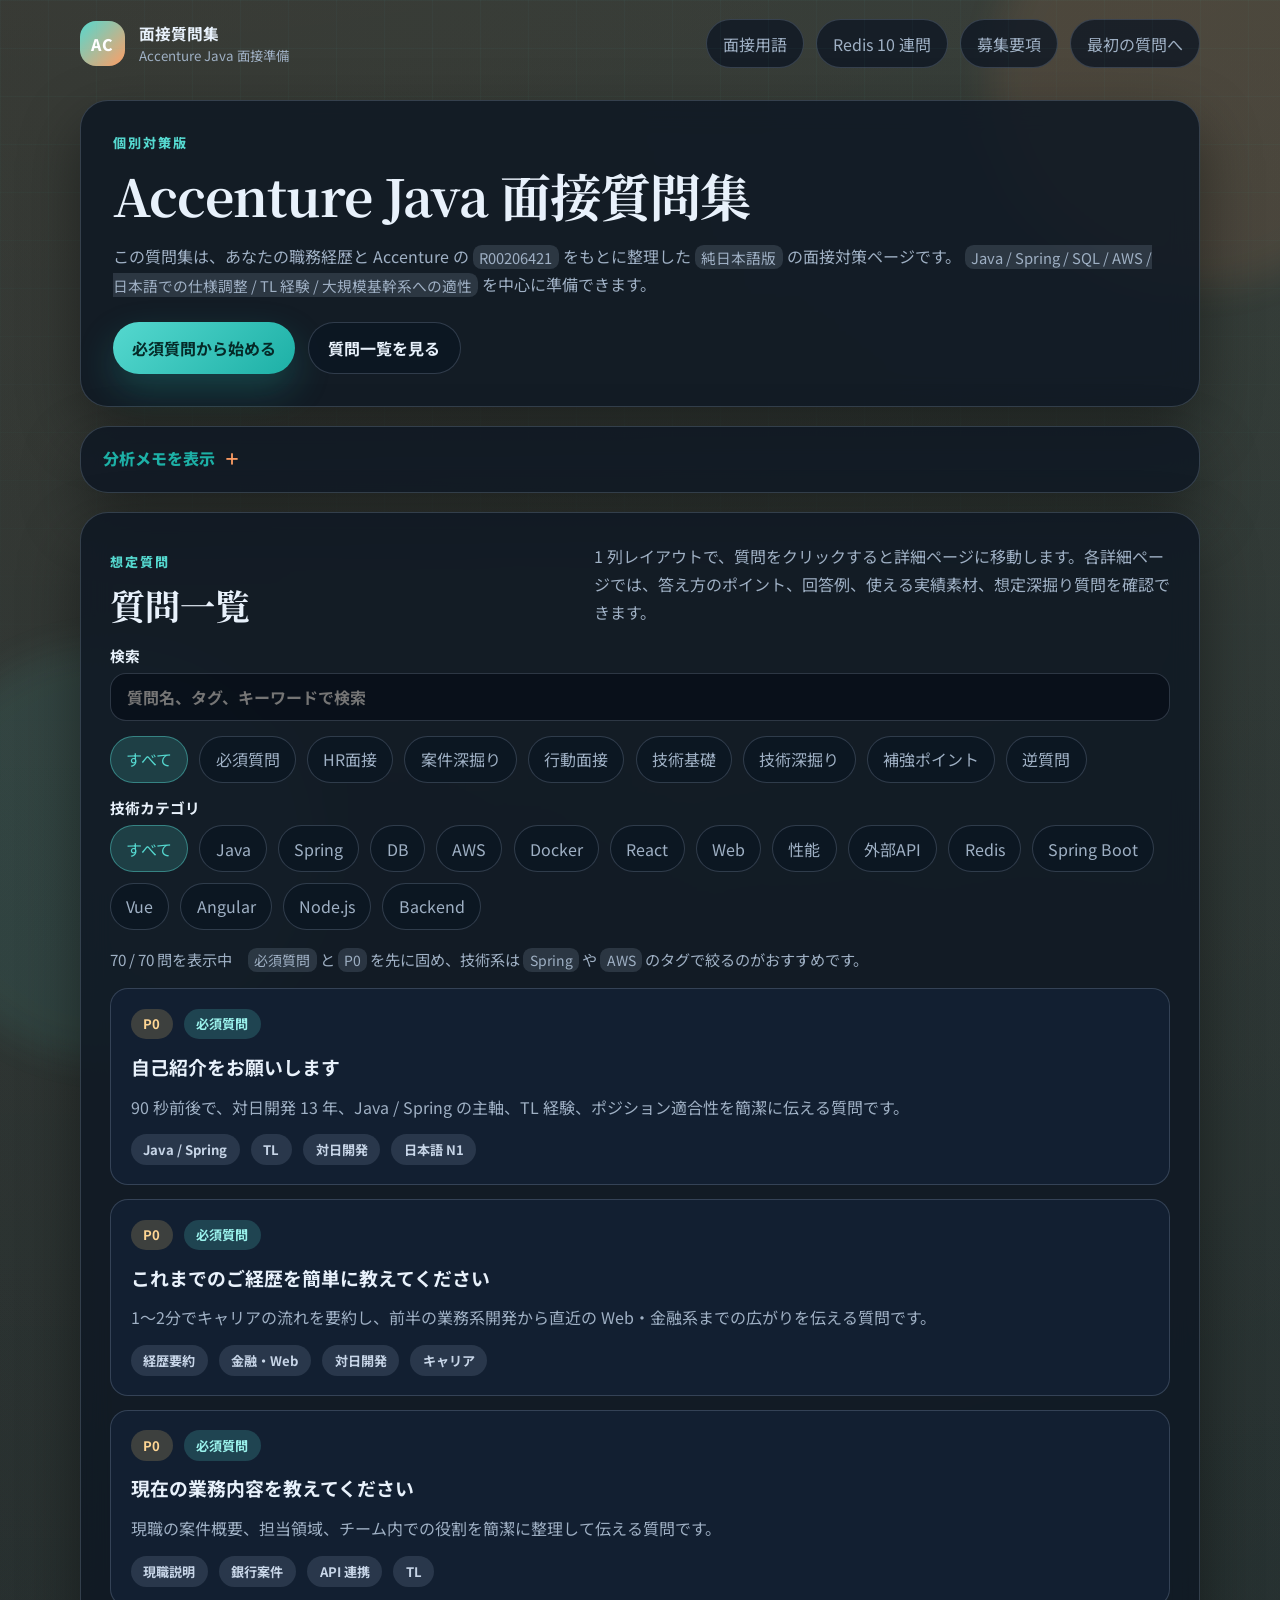
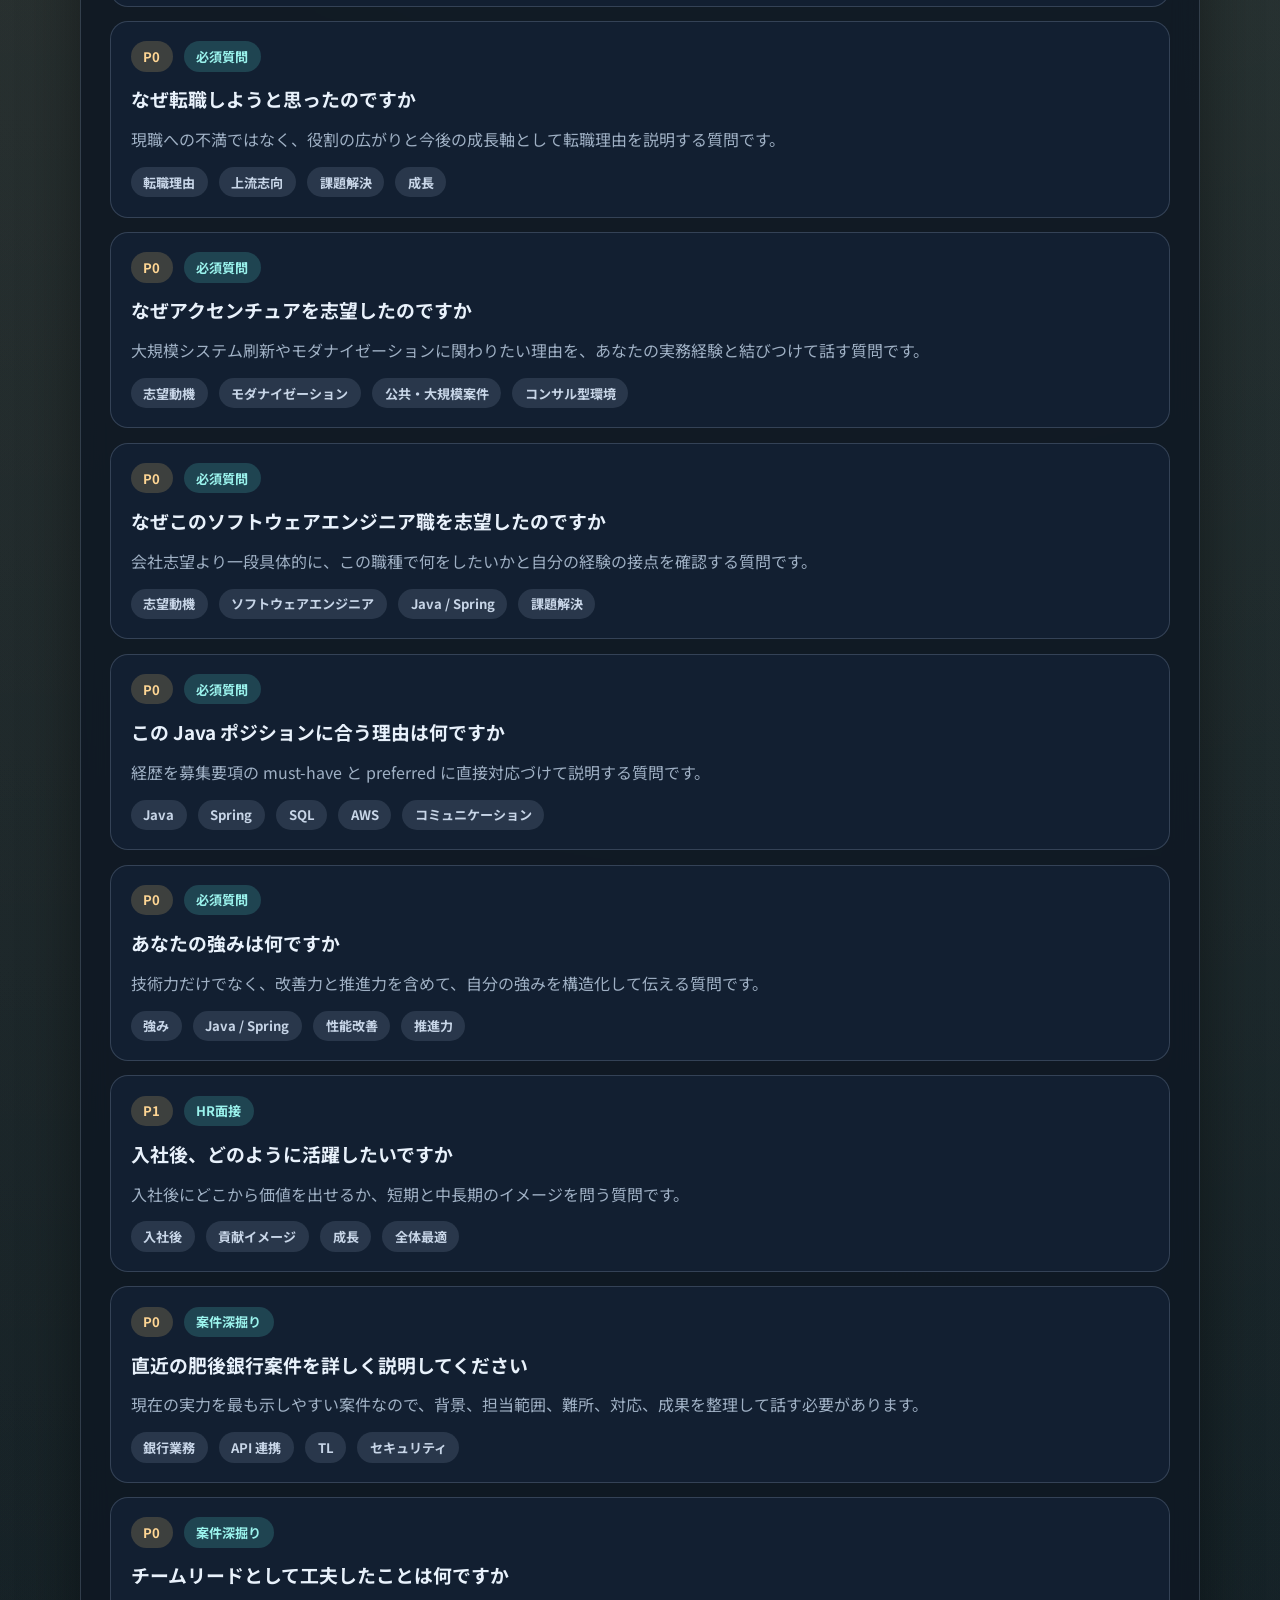
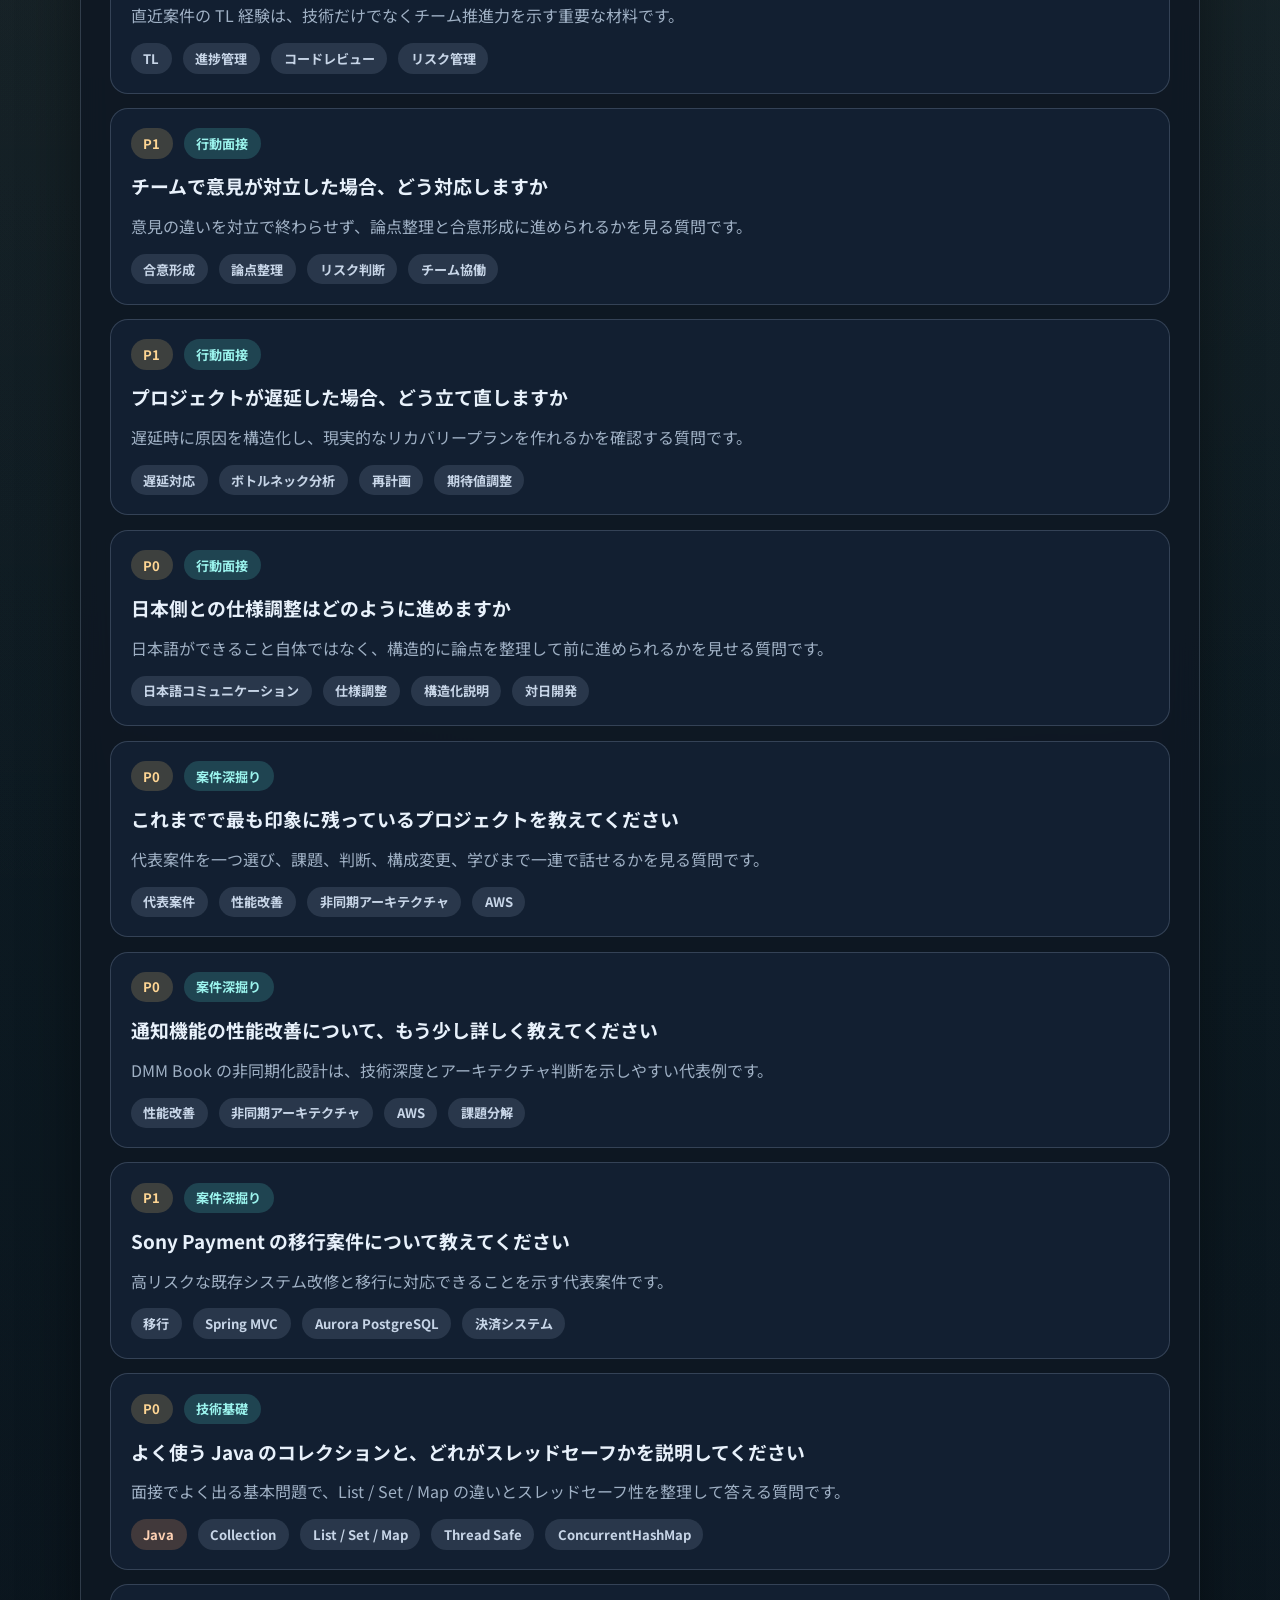
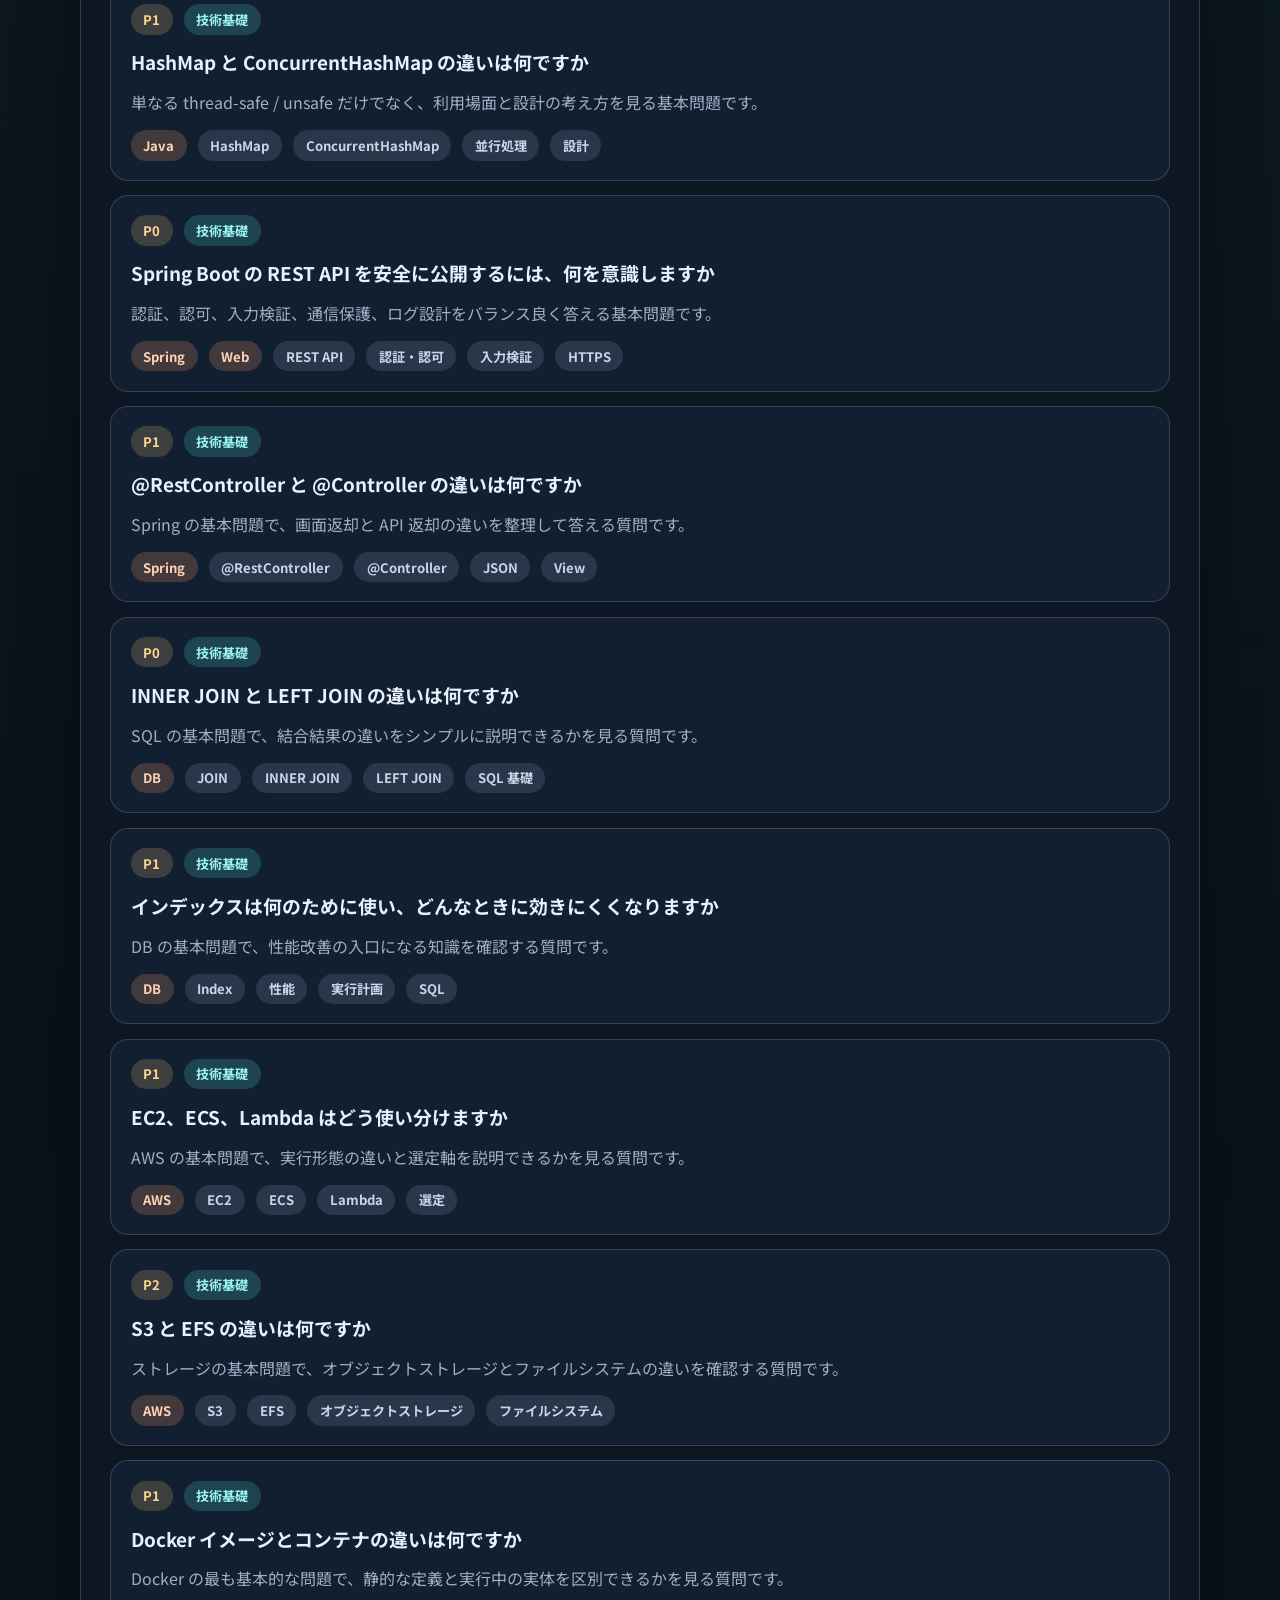
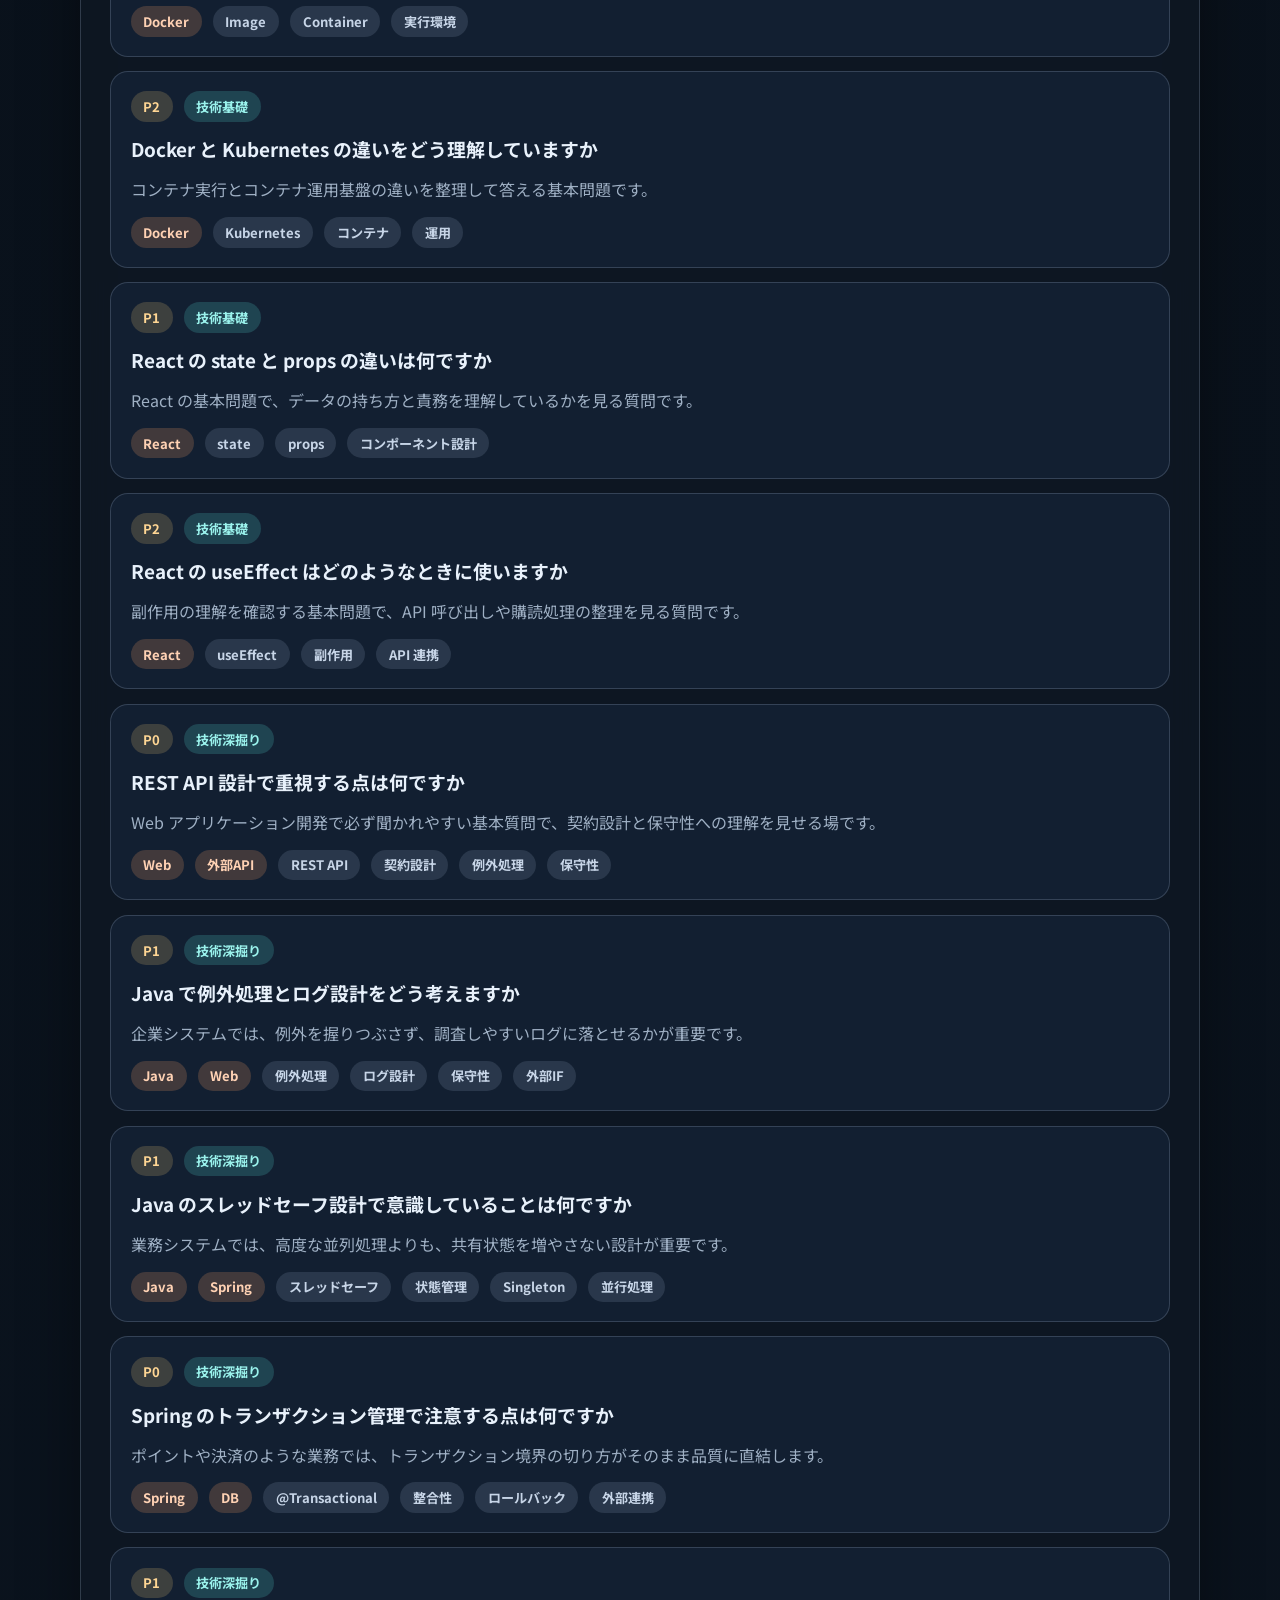
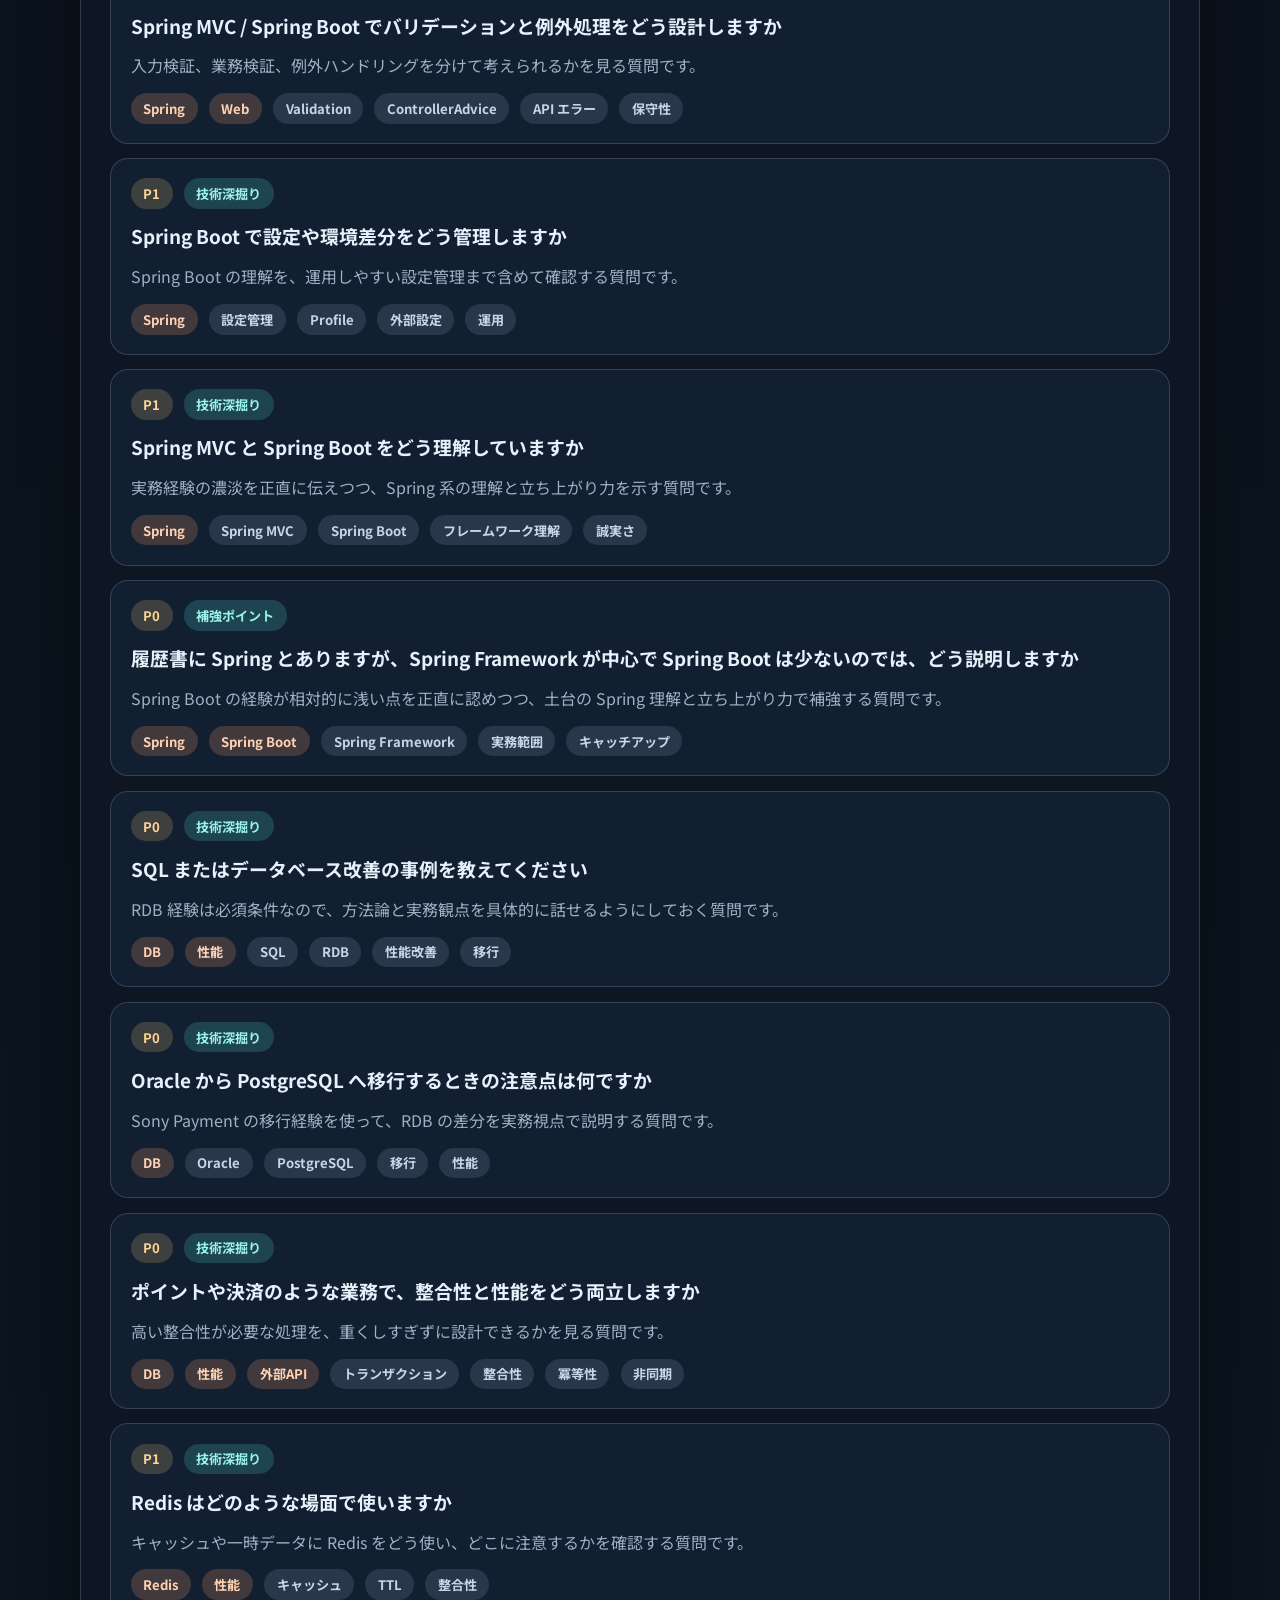
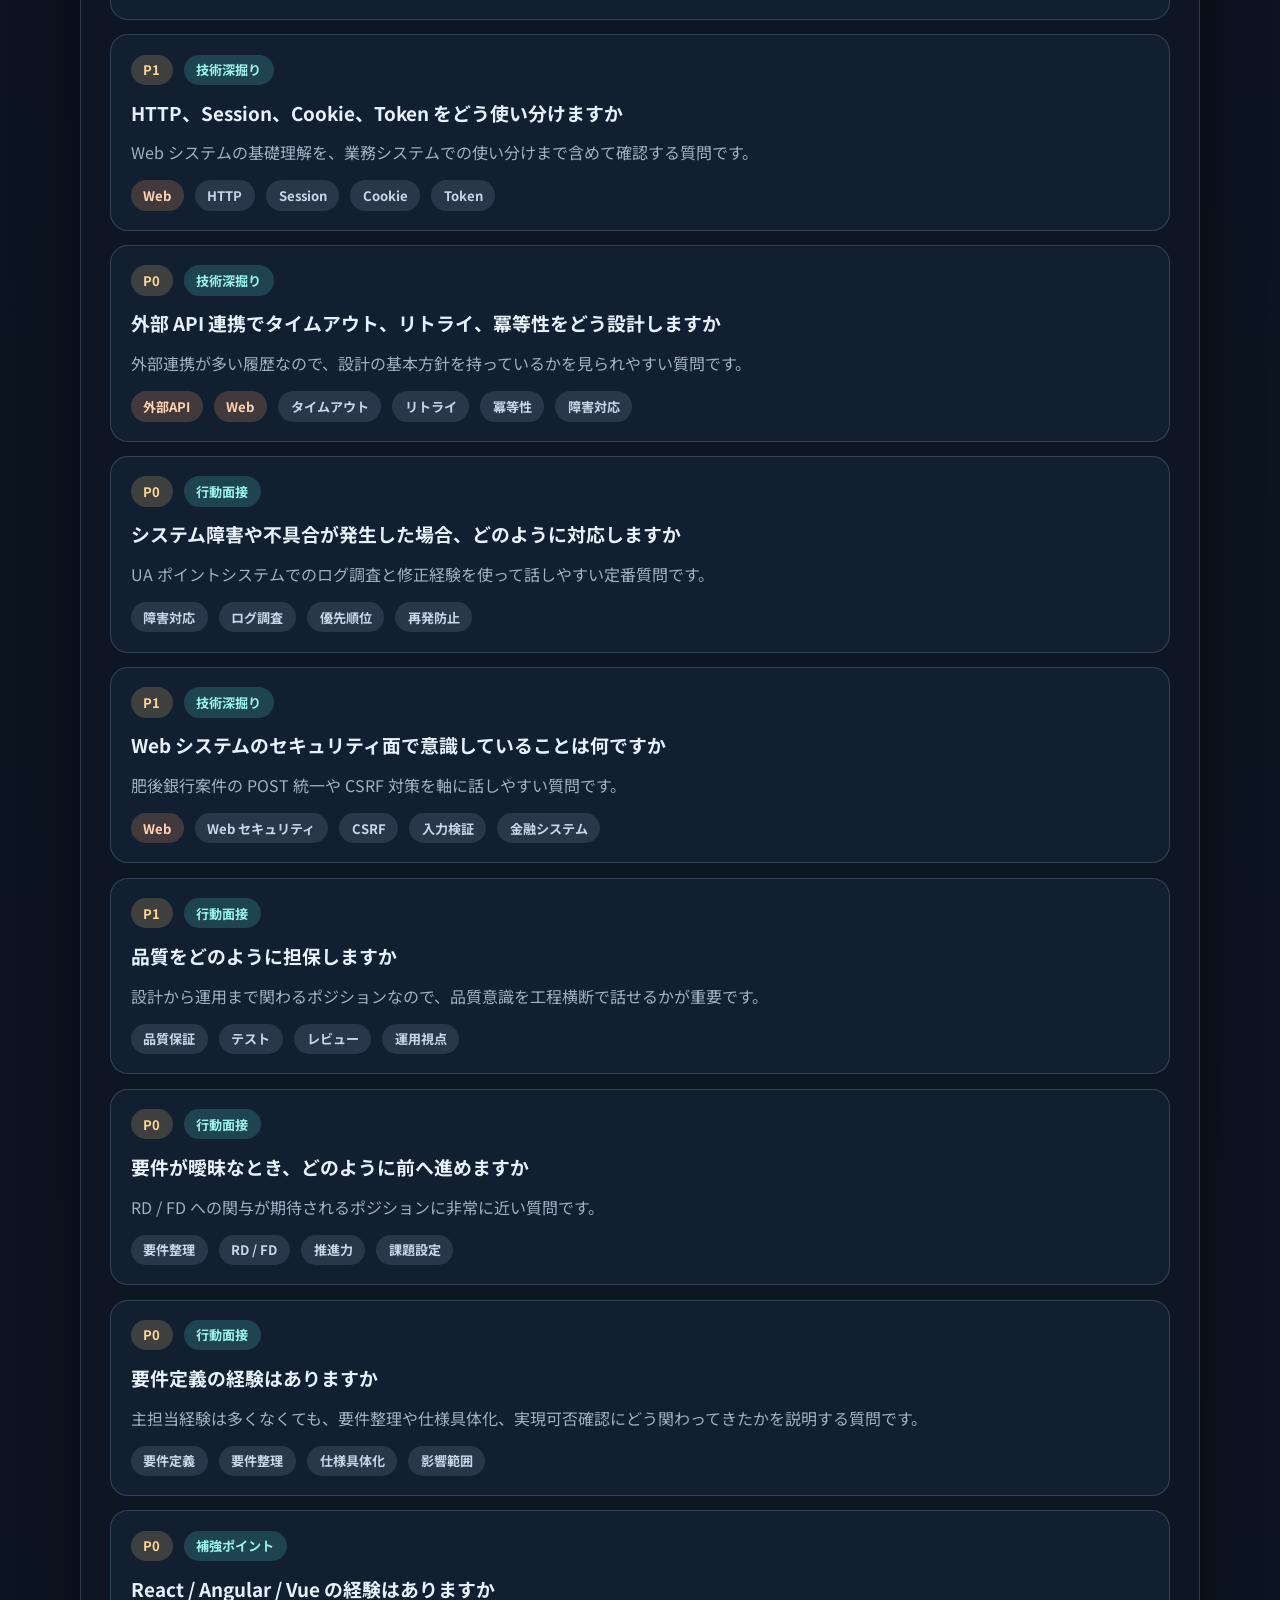
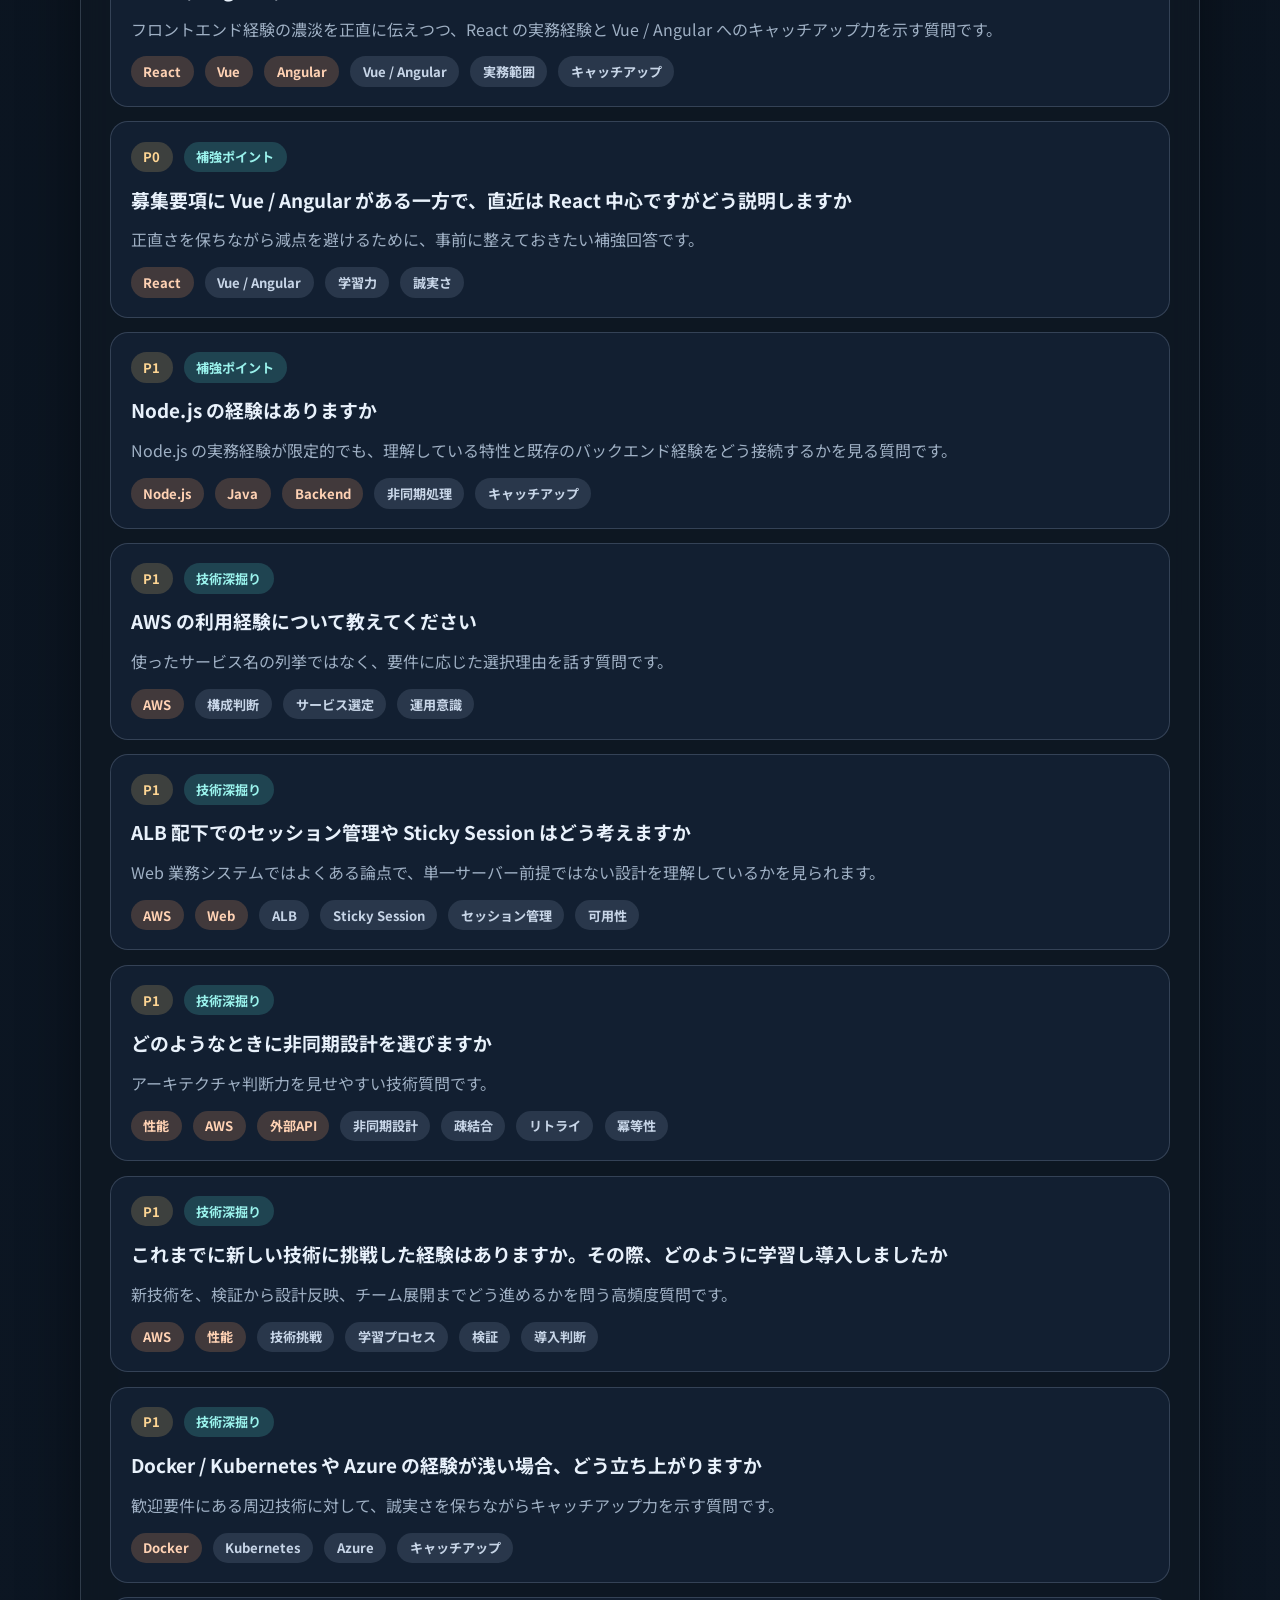
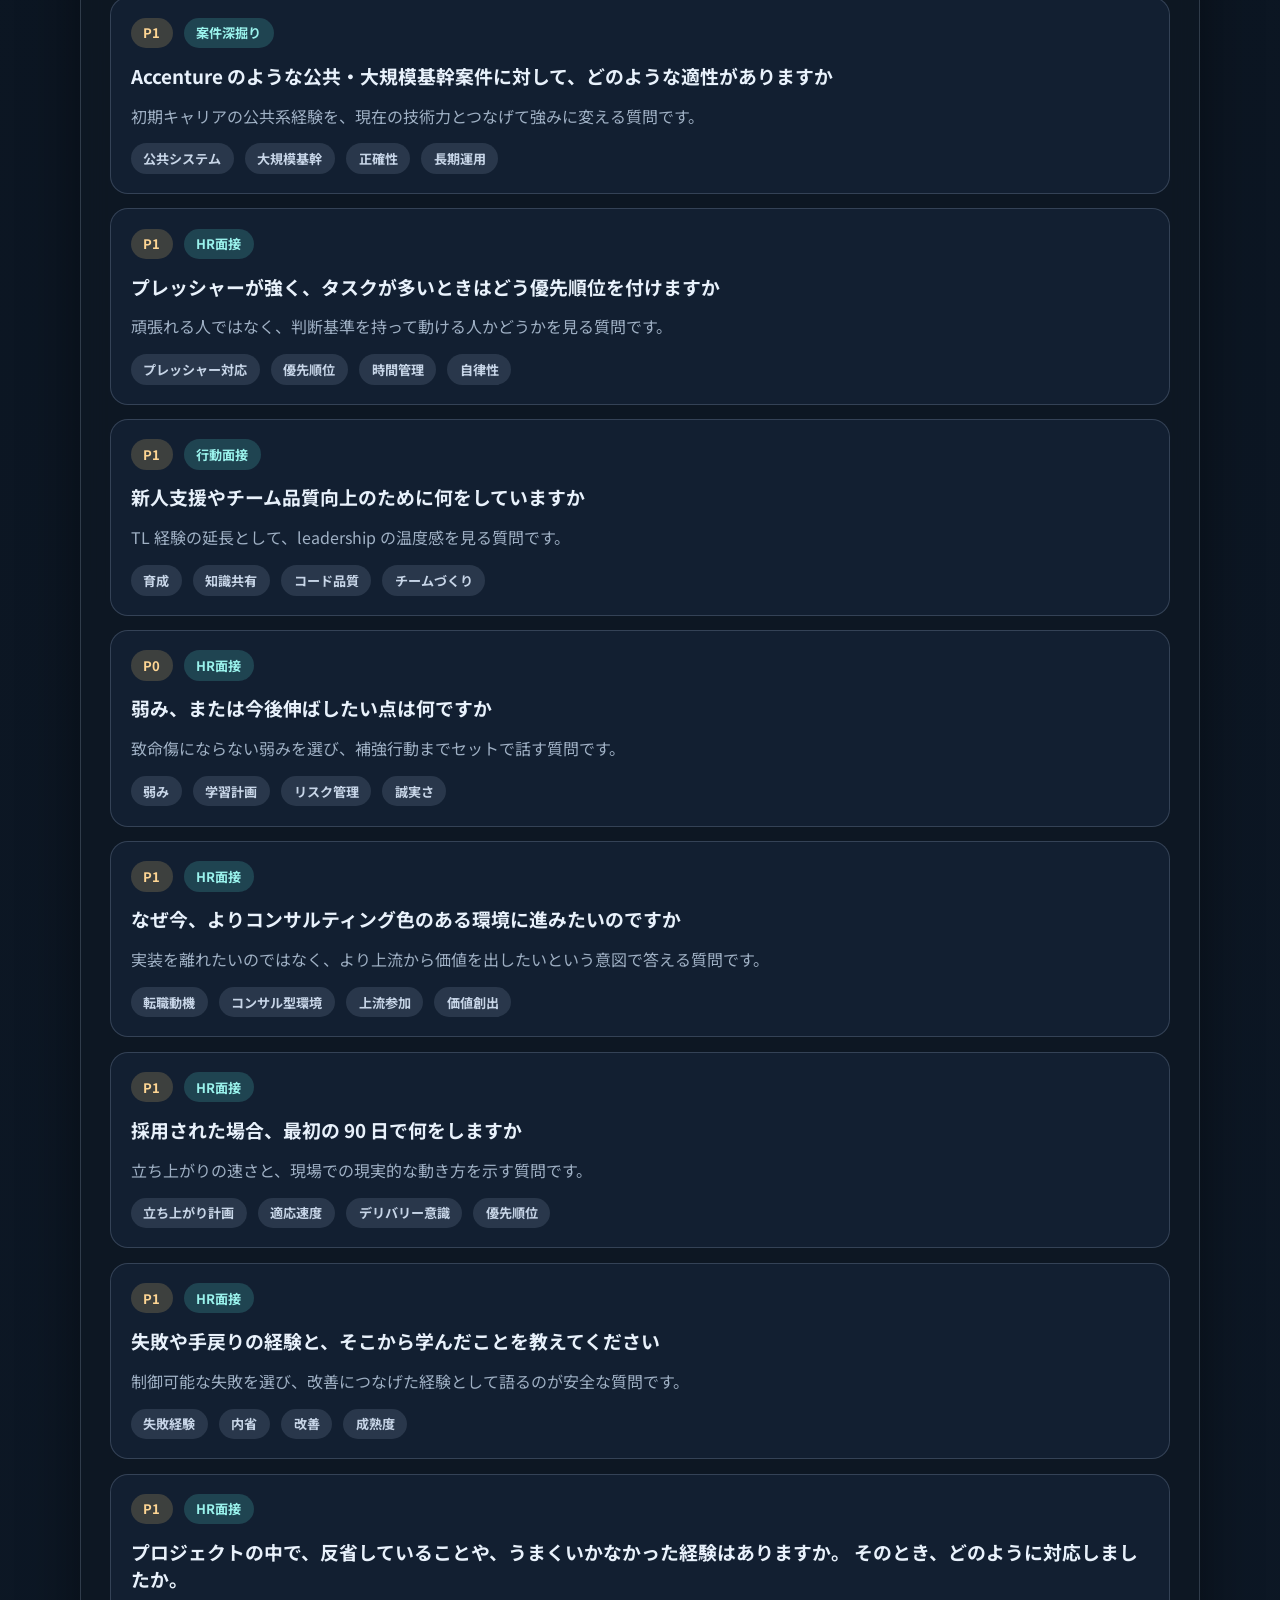
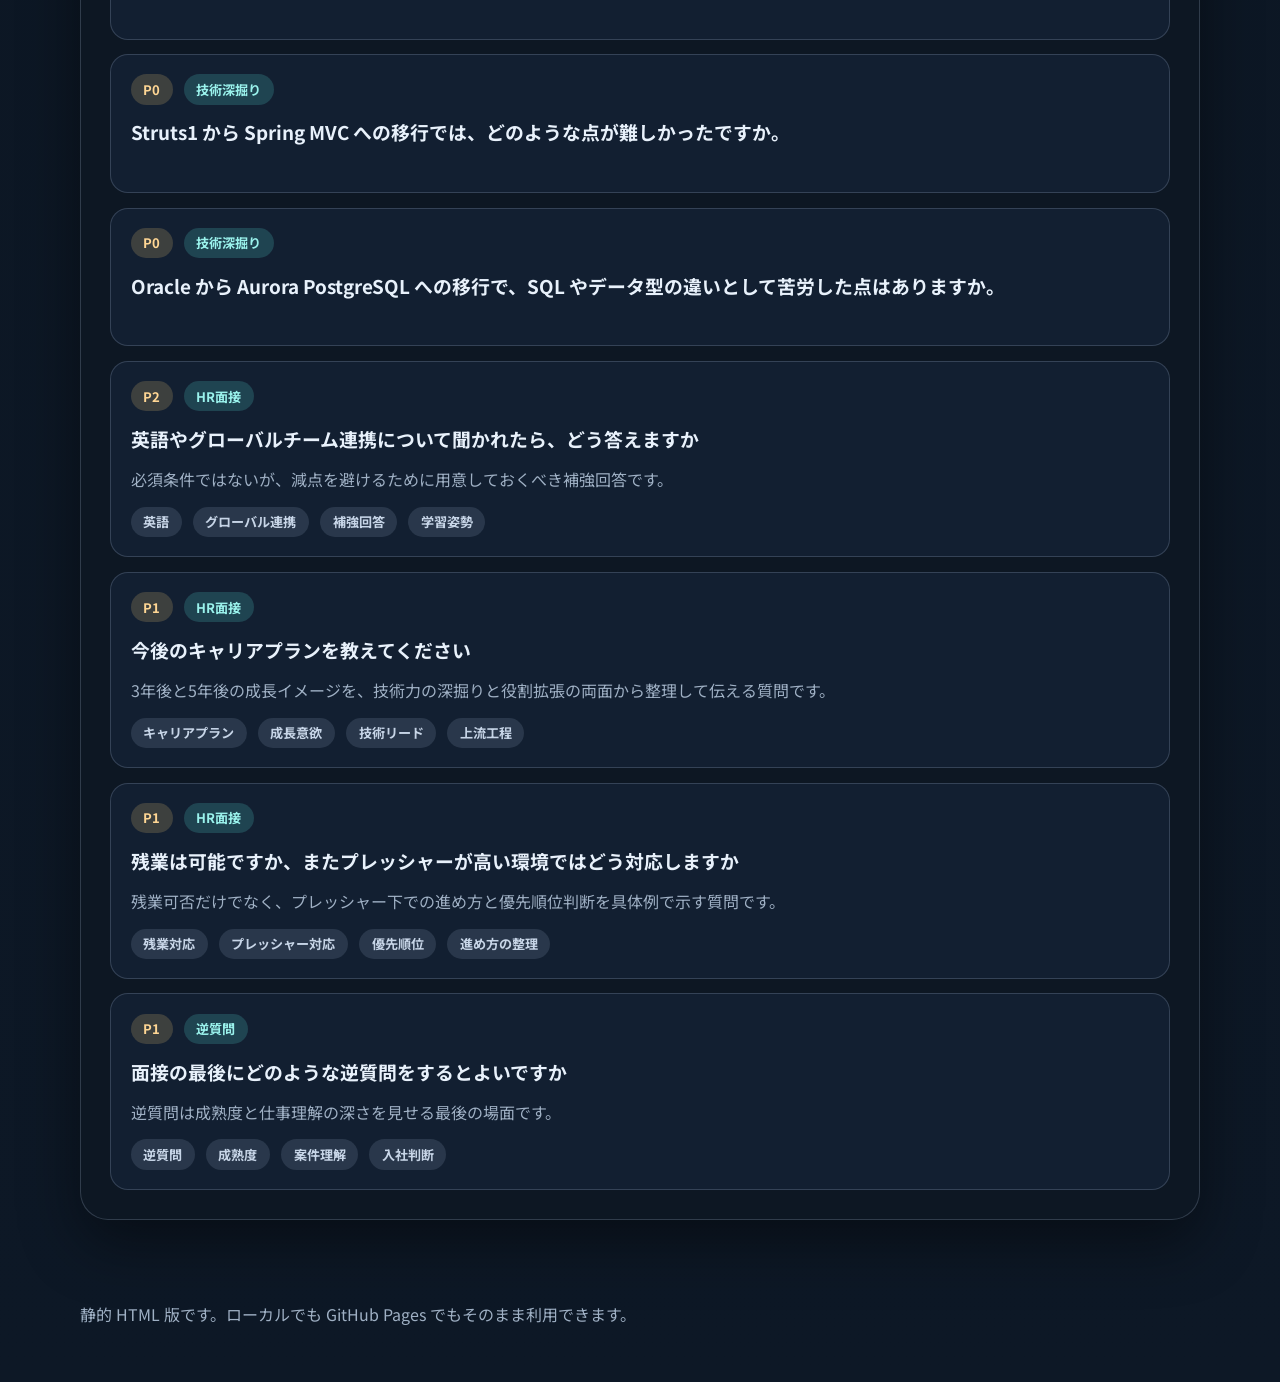
<file: index.html>
<!doctype html>
<html lang="ja">
  <head>
    <meta charset="utf-8">
    <meta name="viewport" content="width=device-width, initial-scale=1">
    <title>Accenture Java 面接質問集</title>
    <meta
      name="description"
      content="Accenture の Java ポジションをもとに整理した日本語面接質問集。GitHub Pages とローカル静的表示に対応。"
    >
    <link rel="preconnect" href="https://fonts.googleapis.com">
    <link rel="preconnect" href="https://fonts.gstatic.com" crossorigin>
    <link
      href="https://fonts.googleapis.com/css2?family=Noto+Sans+JP:wght@400;500;700;800&family=Noto+Serif+JP:wght@500;700&display=swap"
      rel="stylesheet"
    >
    <link rel="stylesheet" href="assets/styles.css">
    <script defer src="assets/questions.js"></script>
    <script defer src="assets/main.js"></script>
  </head>
  <body data-page="home">
    <div class="ambient ambient-one"></div>
    <div class="ambient ambient-two"></div>
    <header class="site-header">
      <a class="brand" href="index.html">
        <span class="brand-mark">AC</span>
        <span class="brand-copy">
          <strong>面接質問集</strong>
          <small>Accenture Java 面接準備</small>
        </span>
      </a>
      <nav class="top-links">
        <a href="phrases.html">面接用語</a>
        <a href="redis.html">Redis 10 連問</a>
        <a target="_blank" rel="noreferrer" href="https://accenture.wd103.myworkdayjobs.com/AccentureCareers/job/Tokyo/-Java-----_R00206421?shared_id=YjBjYzZkNTctY2QwNS00ZmEwLTgxZTEtZjIzYWNiOWUwZmMy">募集要項</a>
        <a href="detail.html?id=self-intro">最初の質問へ</a>
      </nav>
    </header>

    <main class="page-shell">
      <section class="hero hero-single" data-reveal>
        <div class="hero-copy">
          <p class="eyebrow">個別対策版</p>
          <h1>Accenture Java 面接質問集</h1>
          <p class="hero-text">
            この質問集は、あなたの職務経歴と Accenture の
            <code>R00206421</code> をもとに整理した
            <code>純日本語版</code> の面接対策ページです。
            <code>Java / Spring / SQL / AWS / 日本語での仕様調整 / TL 経験 / 大規模基幹系への適性</code>
            を中心に準備できます。
          </p>
          <div class="cta-row">
            <a class="button button-primary" href="detail.html?id=self-intro">必須質問から始める</a>
            <a class="button button-secondary" href="#question-library">質問一覧を見る</a>
          </div>
        </div>
      </section>

      <details class="insight-toggle" data-reveal>
        <summary>分析メモを表示</summary>
        <p class="insight-note">
          <code>強い適合性</code>、<code>重点的に磨く話</code>、<code>補強ポイント</code>、<code>面接の進め方</code>
          は必要なときだけ確認できるようにしています。
        </p>
        <section class="summary-grid" id="overview-summary"></section>
      </details>

      <section class="library-section" id="question-library" data-reveal>
        <div class="section-head">
          <div>
            <p class="eyebrow">想定質問</p>
            <h2>質問一覧</h2>
          </div>
          <p class="section-text">
            1 列レイアウトで、質問をクリックすると詳細ページに移動します。各詳細ページでは、答え方のポイント、回答例、使える実績素材、想定深掘り質問を確認できます。
          </p>
        </div>

        <div class="toolbar">
          <label class="search-box" for="search-input">
            <span>検索</span>
            <input id="search-input" type="search" placeholder="質問名、タグ、キーワードで検索">
          </label>
          <div id="filter-pills" class="filter-pills" aria-label="カテゴリ絞り込み"></div>
          <div id="topic-filter-panel" class="filter-stack">
            <span class="filter-label">技術カテゴリ</span>
            <div id="topic-pills" class="filter-pills" aria-label="技術カテゴリ絞り込み"></div>
          </div>
        </div>

        <div class="result-meta">
          <span id="result-count"></span>
          <span><code>必須質問</code> と <code>P0</code> を先に固め、技術系は <code>Spring</code> や <code>AWS</code> のタグで絞るのがおすすめです。</span>
        </div>

        <div id="question-list" class="question-list" aria-live="polite"></div>
      </section>
    </main>

    <footer class="site-footer">
      <p>静的 HTML 版です。ローカルでも GitHub Pages でもそのまま利用できます。</p>
    </footer>
  </body>
</html>
</file>
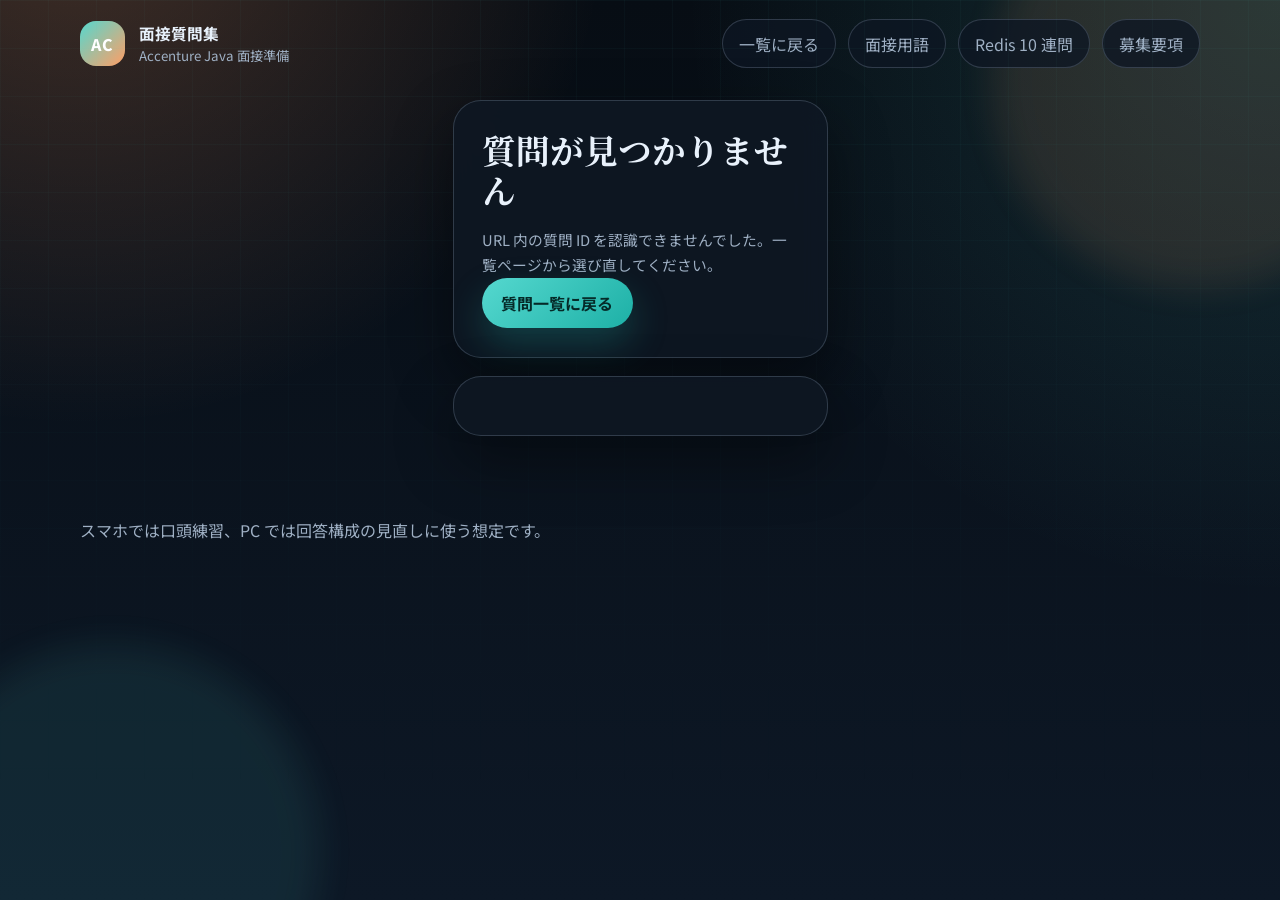
<file: detail.html>
<!doctype html>
<html lang="ja">
  <head>
    <meta charset="utf-8">
    <meta name="viewport" content="width=device-width, initial-scale=1">
    <title>質問詳細 | Accenture Java 面接質問集</title>
    <meta
      name="description"
      content="Accenture Java 面接質問集の詳細ページ。答え方のポイント、回答例、使える実績、深掘り質問を確認できます。"
    >
    <link rel="preconnect" href="https://fonts.googleapis.com">
    <link rel="preconnect" href="https://fonts.gstatic.com" crossorigin>
    <link
      href="https://fonts.googleapis.com/css2?family=Noto+Sans+JP:wght@400;500;700;800&family=Noto+Serif+JP:wght@500;700&display=swap"
      rel="stylesheet"
    >
    <link rel="stylesheet" href="assets/styles.css">
    <script defer src="assets/questions.js"></script>
    <script defer src="assets/main.js"></script>
  </head>
  <body data-page="detail">
    <div class="ambient ambient-one"></div>
    <div class="ambient ambient-two"></div>
    <header class="site-header">
      <a class="brand" href="index.html">
        <span class="brand-mark">AC</span>
        <span class="brand-copy">
          <strong>面接質問集</strong>
          <small>Accenture Java 面接準備</small>
        </span>
      </a>
      <nav class="top-links">
        <a href="index.html">一覧に戻る</a>
        <a href="phrases.html">面接用語</a>
        <a href="redis.html">Redis 10 連問</a>
        <a target="_blank" rel="noreferrer" href="https://accenture.wd103.myworkdayjobs.com/AccentureCareers/job/Tokyo/-Java-----_R00206421?shared_id=YjBjYzZkNTctY2QwNS00ZmEwLTgxZTEtZjIzYWNiOWUwZmMy">募集要項</a>
      </nav>
    </header>

    <main class="page-shell detail-shell">
      <section id="question-detail" class="detail-card" data-reveal></section>
      <section id="detail-nav" class="detail-nav" data-reveal></section>
    </main>

    <footer class="site-footer">
      <p>スマホでは口頭練習、PC では回答構成の見直しに使う想定です。</p>
    </footer>
  </body>
</html>
</file>
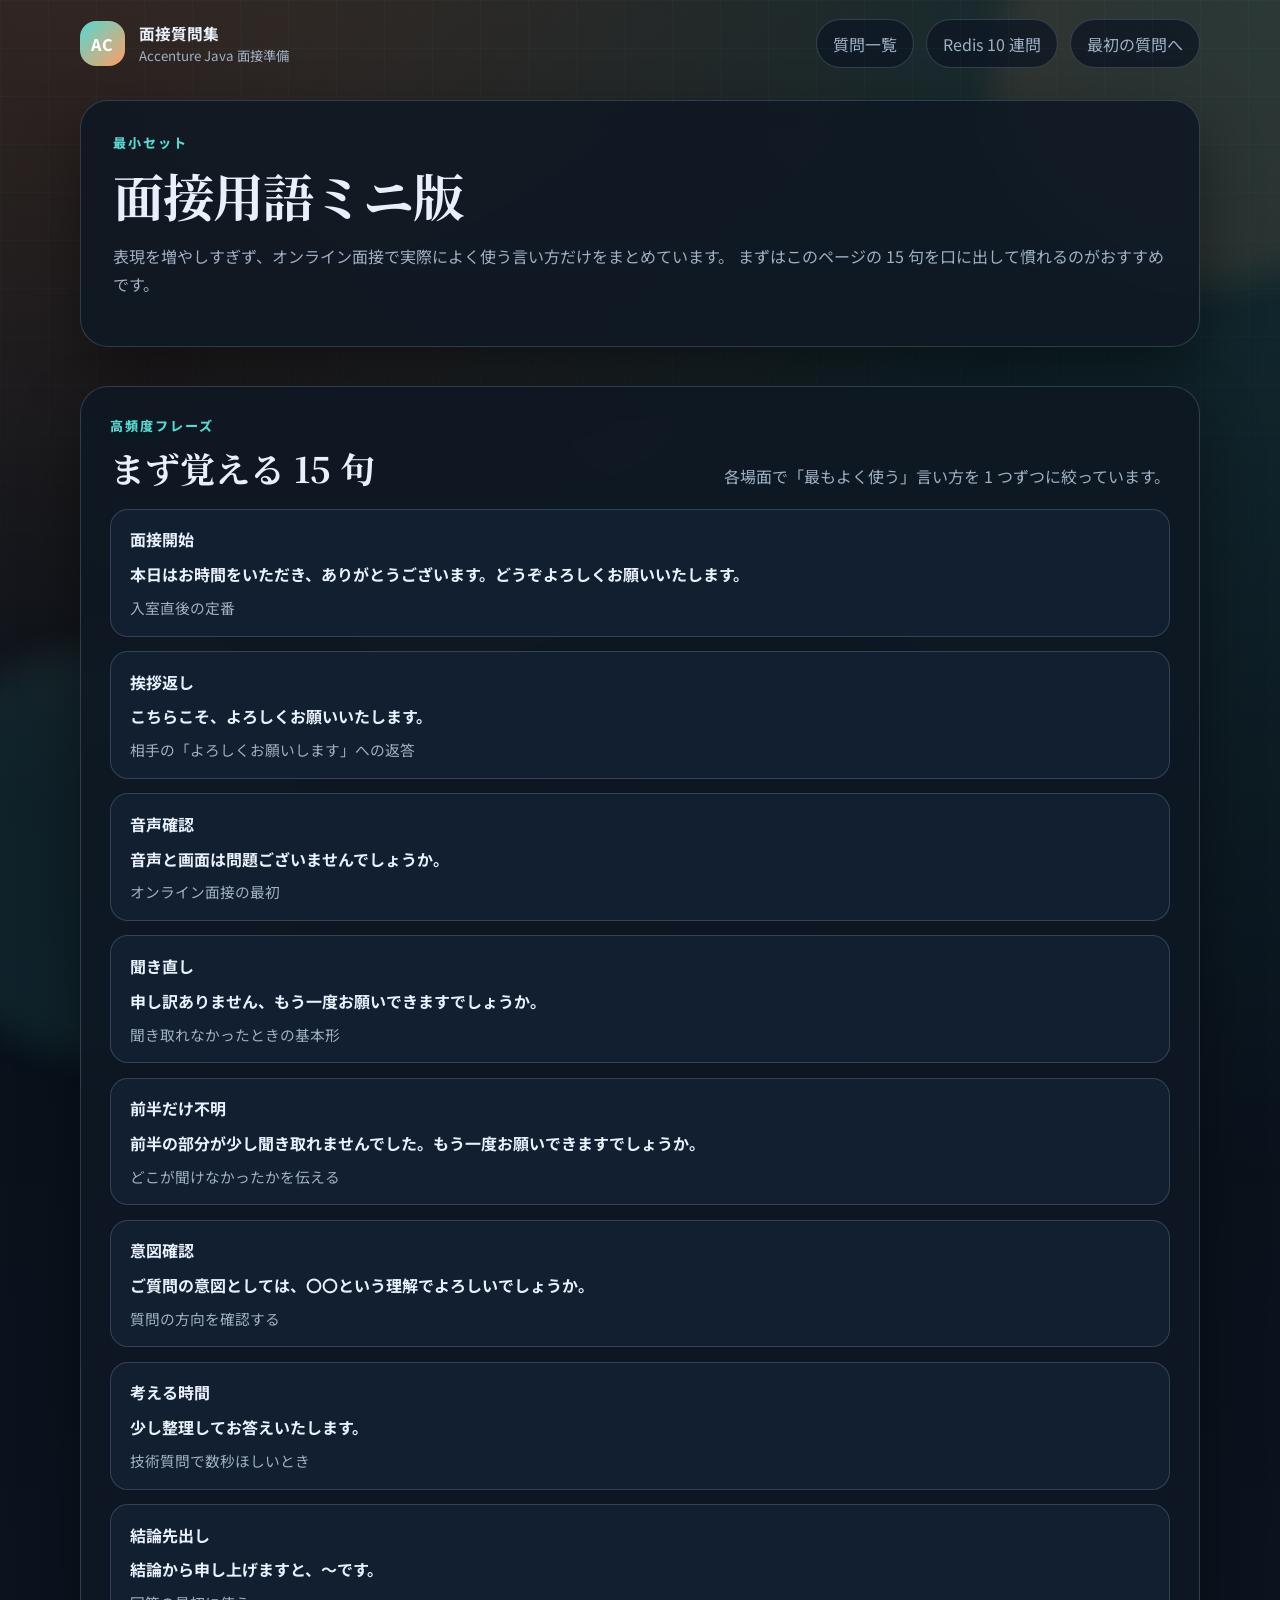
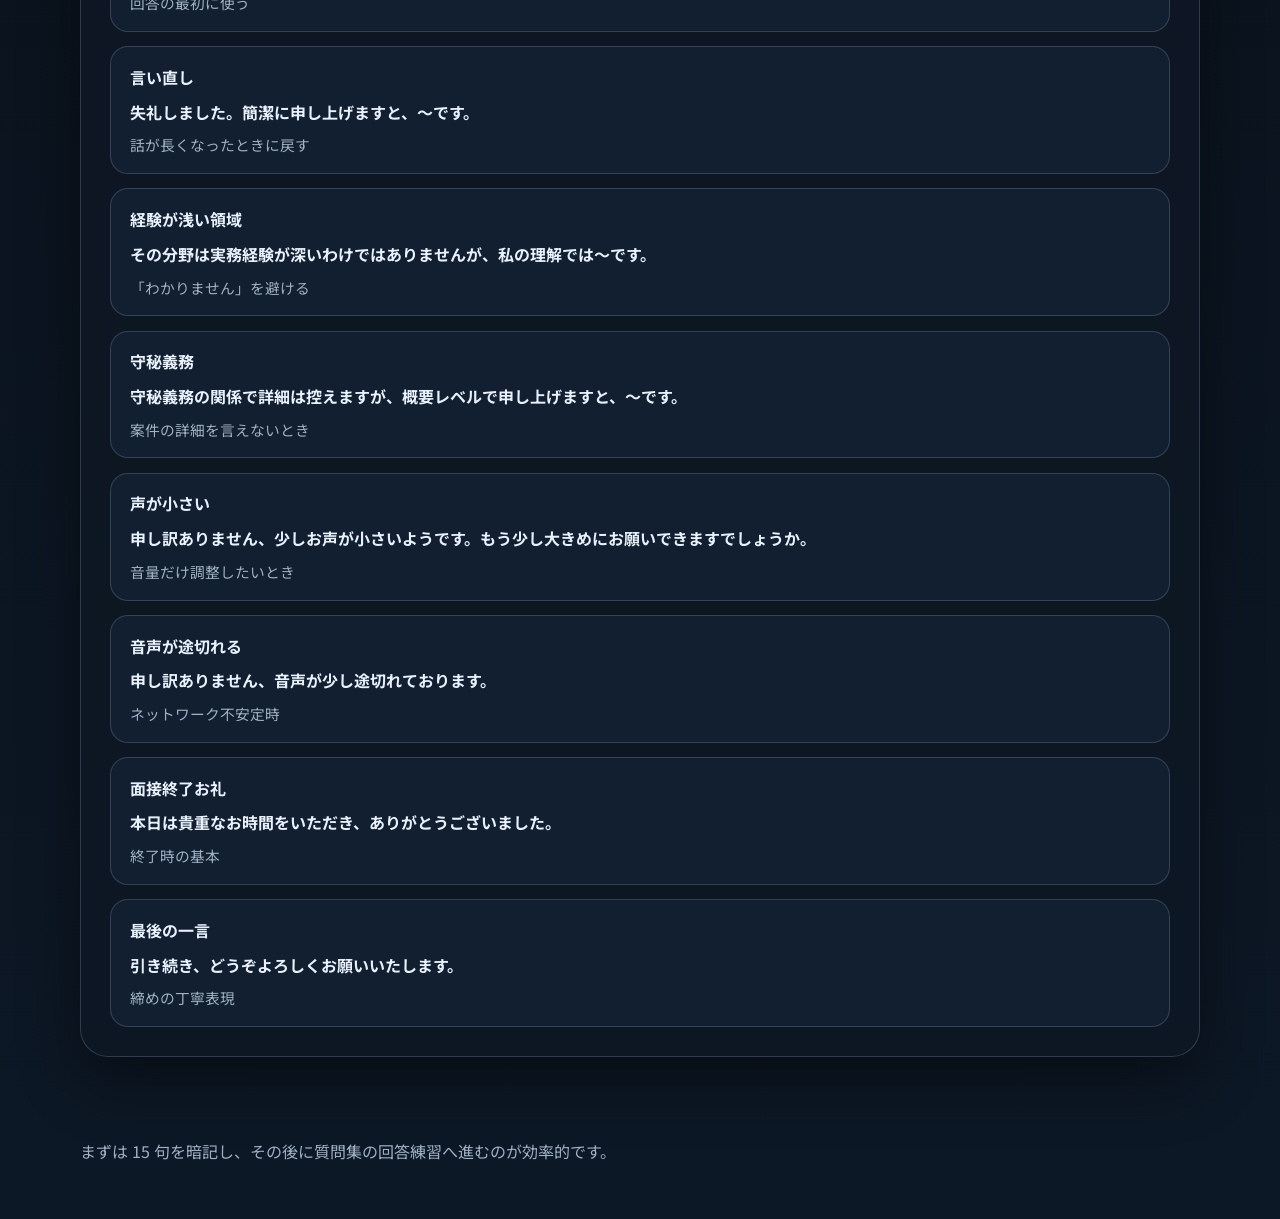
<file: phrases.html>
<!doctype html>
<html lang="ja">
  <head>
    <meta charset="utf-8">
    <meta name="viewport" content="width=device-width, initial-scale=1">
    <title>面接用語ミニ版 | Accenture Java 面接質問集</title>
    <meta
      name="description"
      content="オンライン面接でそのまま使える、最小限の高頻度日本語フレーズ集。"
    >
    <link rel="preconnect" href="https://fonts.googleapis.com">
    <link rel="preconnect" href="https://fonts.gstatic.com" crossorigin>
    <link
      href="https://fonts.googleapis.com/css2?family=Noto+Sans+JP:wght@400;500;700;800&family=Noto+Serif+JP:wght@500;700&display=swap"
      rel="stylesheet"
    >
    <link rel="stylesheet" href="assets/styles.css">
  </head>
  <body data-page="phrases">
    <div class="ambient ambient-one"></div>
    <div class="ambient ambient-two"></div>
    <header class="site-header">
      <a class="brand" href="index.html">
        <span class="brand-mark">AC</span>
        <span class="brand-copy">
          <strong>面接質問集</strong>
          <small>Accenture Java 面接準備</small>
        </span>
      </a>
      <nav class="top-links">
        <a href="index.html">質問一覧</a>
        <a href="redis.html">Redis 10 連問</a>
        <a href="detail.html?id=self-intro">最初の質問へ</a>
      </nav>
    </header>

    <main class="page-shell phrase-shell">
      <section class="hero hero-single" data-reveal>
        <div class="hero-copy">
          <p class="eyebrow">最小セット</p>
          <h1>面接用語ミニ版</h1>
          <p class="hero-text">
            表現を増やしすぎず、オンライン面接で実際によく使う言い方だけをまとめています。
            まずはこのページの 15 句を口に出して慣れるのがおすすめです。
          </p>
        </div>
      </section>

      <section class="library-section" data-reveal>
        <div class="section-head">
          <div>
            <p class="eyebrow">高頻度フレーズ</p>
            <h2>まず覚える 15 句</h2>
          </div>
          <p class="section-text">
            各場面で「最もよく使う」言い方を 1 つずつに絞っています。
          </p>
        </div>

        <div class="phrase-grid">
          <article class="phrase-card">
            <h3>面接開始</h3>
            <p class="phrase-jp">本日はお時間をいただき、ありがとうございます。どうぞよろしくお願いいたします。</p>
            <p class="phrase-use">入室直後の定番</p>
          </article>
          <article class="phrase-card">
            <h3>挨拶返し</h3>
            <p class="phrase-jp">こちらこそ、よろしくお願いいたします。</p>
            <p class="phrase-use">相手の「よろしくお願いします」への返答</p>
          </article>
          <article class="phrase-card">
            <h3>音声確認</h3>
            <p class="phrase-jp">音声と画面は問題ございませんでしょうか。</p>
            <p class="phrase-use">オンライン面接の最初</p>
          </article>
          <article class="phrase-card">
            <h3>聞き直し</h3>
            <p class="phrase-jp">申し訳ありません、もう一度お願いできますでしょうか。</p>
            <p class="phrase-use">聞き取れなかったときの基本形</p>
          </article>
          <article class="phrase-card">
            <h3>前半だけ不明</h3>
            <p class="phrase-jp">前半の部分が少し聞き取れませんでした。もう一度お願いできますでしょうか。</p>
            <p class="phrase-use">どこが聞けなかったかを伝える</p>
          </article>
          <article class="phrase-card">
            <h3>意図確認</h3>
            <p class="phrase-jp">ご質問の意図としては、〇〇という理解でよろしいでしょうか。</p>
            <p class="phrase-use">質問の方向を確認する</p>
          </article>
          <article class="phrase-card">
            <h3>考える時間</h3>
            <p class="phrase-jp">少し整理してお答えいたします。</p>
            <p class="phrase-use">技術質問で数秒ほしいとき</p>
          </article>
          <article class="phrase-card">
            <h3>結論先出し</h3>
            <p class="phrase-jp">結論から申し上げますと、〜です。</p>
            <p class="phrase-use">回答の最初に使う</p>
          </article>
          <article class="phrase-card">
            <h3>言い直し</h3>
            <p class="phrase-jp">失礼しました。簡潔に申し上げますと、〜です。</p>
            <p class="phrase-use">話が長くなったときに戻す</p>
          </article>
          <article class="phrase-card">
            <h3>経験が浅い領域</h3>
            <p class="phrase-jp">その分野は実務経験が深いわけではありませんが、私の理解では〜です。</p>
            <p class="phrase-use">「わかりません」を避ける</p>
          </article>
          <article class="phrase-card">
            <h3>守秘義務</h3>
            <p class="phrase-jp">守秘義務の関係で詳細は控えますが、概要レベルで申し上げますと、〜です。</p>
            <p class="phrase-use">案件の詳細を言えないとき</p>
          </article>
          <article class="phrase-card">
            <h3>声が小さい</h3>
            <p class="phrase-jp">申し訳ありません、少しお声が小さいようです。もう少し大きめにお願いできますでしょうか。</p>
            <p class="phrase-use">音量だけ調整したいとき</p>
          </article>
          <article class="phrase-card">
            <h3>音声が途切れる</h3>
            <p class="phrase-jp">申し訳ありません、音声が少し途切れております。</p>
            <p class="phrase-use">ネットワーク不安定時</p>
          </article>
          <article class="phrase-card">
            <h3>面接終了お礼</h3>
            <p class="phrase-jp">本日は貴重なお時間をいただき、ありがとうございました。</p>
            <p class="phrase-use">終了時の基本</p>
          </article>
          <article class="phrase-card">
            <h3>最後の一言</h3>
            <p class="phrase-jp">引き続き、どうぞよろしくお願いいたします。</p>
            <p class="phrase-use">締めの丁寧表現</p>
          </article>
        </div>
      </section>
    </main>

    <footer class="site-footer">
      <p>まずは 15 句を暗記し、その後に質問集の回答練習へ進むのが効率的です。</p>
    </footer>
  </body>
</html>
</file>
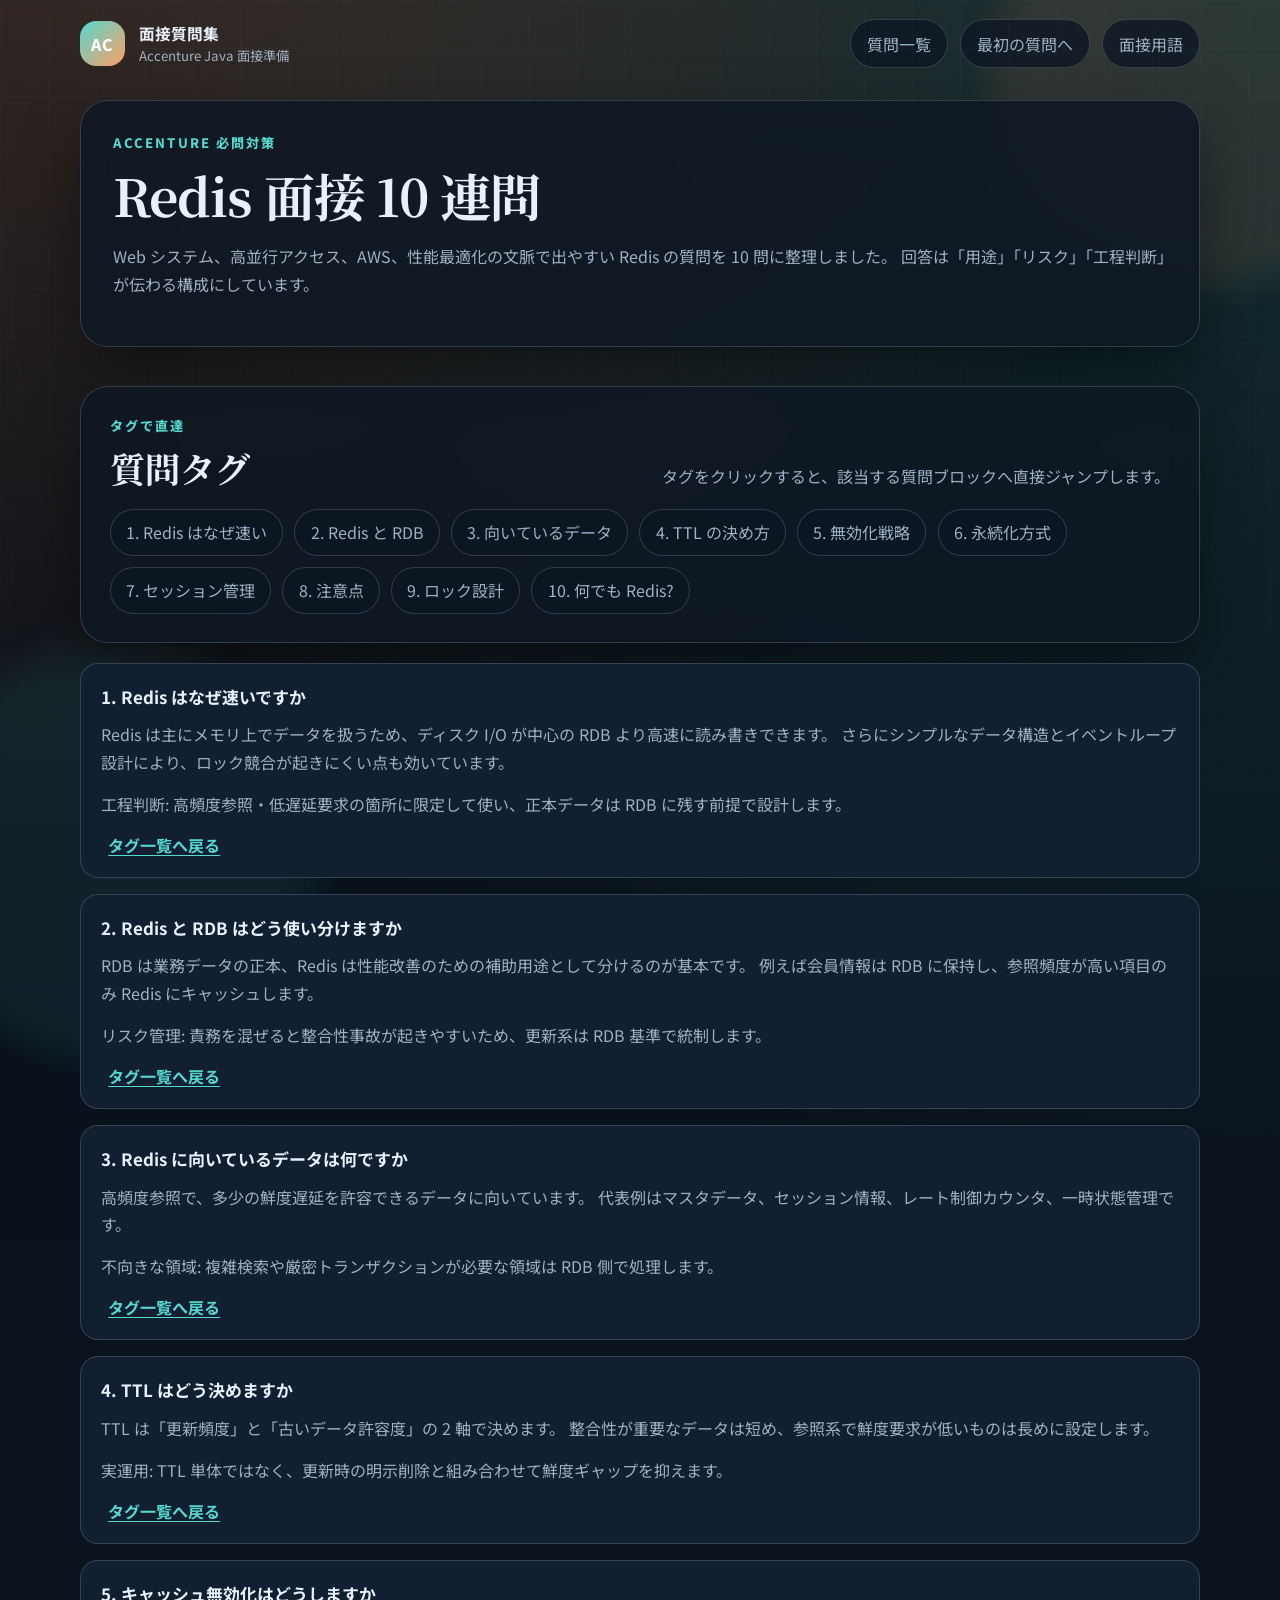
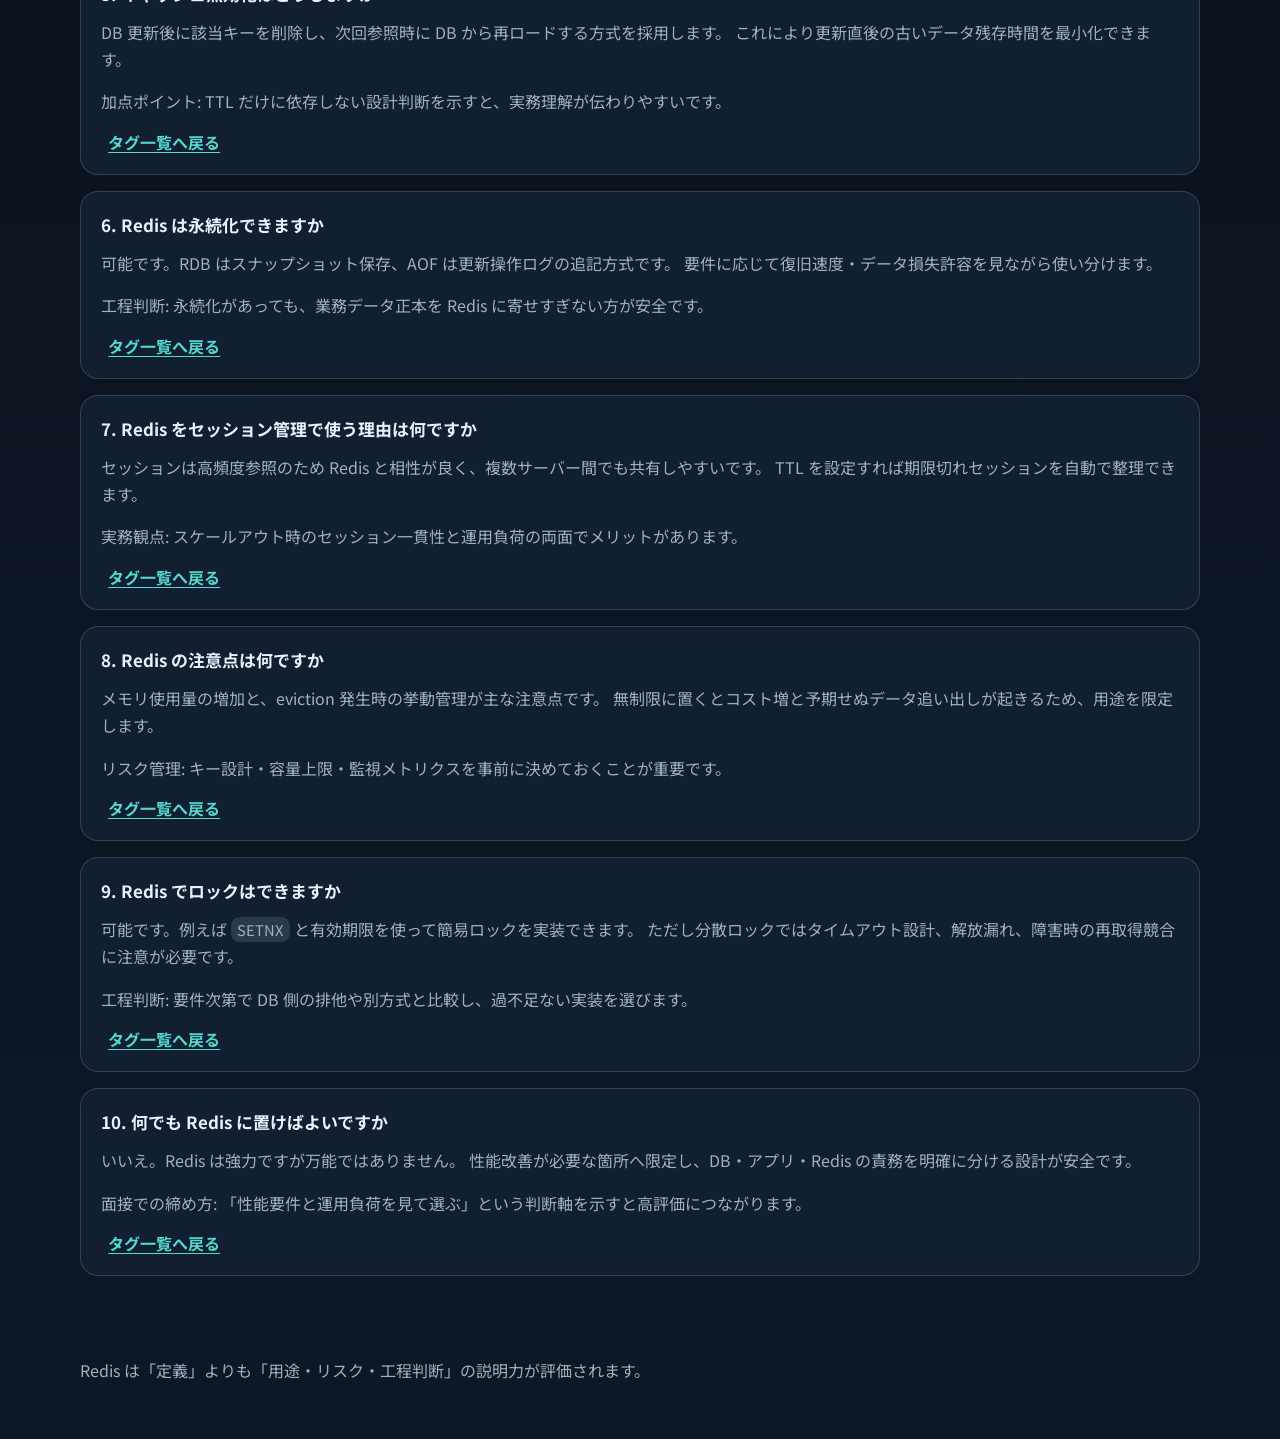
<file: redis.html>
<!doctype html>
<html lang="ja">
  <head>
    <meta charset="utf-8">
    <meta name="viewport" content="width=device-width, initial-scale=1">
    <title>Redis 面接 10 連問 | Accenture Java 面接質問集</title>
    <meta
      name="description"
      content="Accenture / Java Software Engineer 面接で出やすい Redis の 10 連問を、回答テンプレートと工程判断付きで整理した詳細ページ。"
    >
    <link rel="preconnect" href="https://fonts.googleapis.com">
    <link rel="preconnect" href="https://fonts.gstatic.com" crossorigin>
    <link
      href="https://fonts.googleapis.com/css2?family=Noto+Sans+JP:wght@400;500;700;800&family=Noto+Serif+JP:wght@500;700&display=swap"
      rel="stylesheet"
    >
    <link rel="stylesheet" href="assets/styles.css">
  </head>
  <body data-page="redis" id="top">
    <div class="ambient ambient-one"></div>
    <div class="ambient ambient-two"></div>

    <header class="site-header">
      <a class="brand" href="index.html">
        <span class="brand-mark">AC</span>
        <span class="brand-copy">
          <strong>面接質問集</strong>
          <small>Accenture Java 面接準備</small>
        </span>
      </a>
      <nav class="top-links">
        <a href="index.html">質問一覧</a>
        <a href="detail.html?id=self-intro">最初の質問へ</a>
        <a href="phrases.html">面接用語</a>
      </nav>
    </header>

    <main class="page-shell redis-shell">
      <section class="hero hero-single" data-reveal>
        <div class="hero-copy">
          <p class="eyebrow">Accenture 必問対策</p>
          <h1>Redis 面接 10 連問</h1>
          <p class="hero-text">
            Web システム、高並行アクセス、AWS、性能最適化の文脈で出やすい Redis の質問を 10 問に整理しました。
            回答は「用途」「リスク」「工程判断」が伝わる構成にしています。
          </p>
        </div>
      </section>

      <section class="library-section" data-reveal>
        <div class="section-head">
          <div>
            <p class="eyebrow">タグで直達</p>
            <h2>質問タグ</h2>
          </div>
          <p class="section-text">タグをクリックすると、該当する質問ブロックへ直接ジャンプします。</p>
        </div>
        <nav class="redis-tag-nav" aria-label="Redis 問題タグ">
          <a class="pill" href="#redis-q1">1. Redis はなぜ速い</a>
          <a class="pill" href="#redis-q2">2. Redis と RDB</a>
          <a class="pill" href="#redis-q3">3. 向いているデータ</a>
          <a class="pill" href="#redis-q4">4. TTL の決め方</a>
          <a class="pill" href="#redis-q5">5. 無効化戦略</a>
          <a class="pill" href="#redis-q6">6. 永続化方式</a>
          <a class="pill" href="#redis-q7">7. セッション管理</a>
          <a class="pill" href="#redis-q8">8. 注意点</a>
          <a class="pill" href="#redis-q9">9. ロック設計</a>
          <a class="pill" href="#redis-q10">10. 何でも Redis?</a>
        </nav>
      </section>

      <section class="redis-list" data-reveal>
        <article id="redis-q1" class="detail-block redis-block">
          <h2>1. Redis はなぜ速いですか</h2>
          <p class="detail-note">
            Redis は主にメモリ上でデータを扱うため、ディスク I/O が中心の RDB より高速に読み書きできます。
            さらにシンプルなデータ構造とイベントループ設計により、ロック競合が起きにくい点も効いています。
          </p>
          <p class="redis-point">
            工程判断: 高頻度参照・低遅延要求の箇所に限定して使い、正本データは RDB に残す前提で設計します。
          </p>
          <a class="detail-inline-link redis-backtop" href="#top">タグ一覧へ戻る</a>
        </article>

        <article id="redis-q2" class="detail-block redis-block">
          <h2>2. Redis と RDB はどう使い分けますか</h2>
          <p class="detail-note">
            RDB は業務データの正本、Redis は性能改善のための補助用途として分けるのが基本です。
            例えば会員情報は RDB に保持し、参照頻度が高い項目のみ Redis にキャッシュします。
          </p>
          <p class="redis-point">
            リスク管理: 責務を混ぜると整合性事故が起きやすいため、更新系は RDB 基準で統制します。
          </p>
          <a class="detail-inline-link redis-backtop" href="#top">タグ一覧へ戻る</a>
        </article>

        <article id="redis-q3" class="detail-block redis-block">
          <h2>3. Redis に向いているデータは何ですか</h2>
          <p class="detail-note">
            高頻度参照で、多少の鮮度遅延を許容できるデータに向いています。
            代表例はマスタデータ、セッション情報、レート制御カウンタ、一時状態管理です。
          </p>
          <p class="redis-point">
            不向きな領域: 複雑検索や厳密トランザクションが必要な領域は RDB 側で処理します。
          </p>
          <a class="detail-inline-link redis-backtop" href="#top">タグ一覧へ戻る</a>
        </article>

        <article id="redis-q4" class="detail-block redis-block">
          <h2>4. TTL はどう決めますか</h2>
          <p class="detail-note">
            TTL は「更新頻度」と「古いデータ許容度」の 2 軸で決めます。
            整合性が重要なデータは短め、参照系で鮮度要求が低いものは長めに設定します。
          </p>
          <p class="redis-point">
            実運用: TTL 単体ではなく、更新時の明示削除と組み合わせて鮮度ギャップを抑えます。
          </p>
          <a class="detail-inline-link redis-backtop" href="#top">タグ一覧へ戻る</a>
        </article>

        <article id="redis-q5" class="detail-block redis-block">
          <h2>5. キャッシュ無効化はどうしますか</h2>
          <p class="detail-note">
            DB 更新後に該当キーを削除し、次回参照時に DB から再ロードする方式を採用します。
            これにより更新直後の古いデータ残存時間を最小化できます。
          </p>
          <p class="redis-point">
            加点ポイント: TTL だけに依存しない設計判断を示すと、実務理解が伝わりやすいです。
          </p>
          <a class="detail-inline-link redis-backtop" href="#top">タグ一覧へ戻る</a>
        </article>

        <article id="redis-q6" class="detail-block redis-block">
          <h2>6. Redis は永続化できますか</h2>
          <p class="detail-note">
            可能です。RDB はスナップショット保存、AOF は更新操作ログの追記方式です。
            要件に応じて復旧速度・データ損失許容を見ながら使い分けます。
          </p>
          <p class="redis-point">
            工程判断: 永続化があっても、業務データ正本を Redis に寄せすぎない方が安全です。
          </p>
          <a class="detail-inline-link redis-backtop" href="#top">タグ一覧へ戻る</a>
        </article>

        <article id="redis-q7" class="detail-block redis-block">
          <h2>7. Redis をセッション管理で使う理由は何ですか</h2>
          <p class="detail-note">
            セッションは高頻度参照のため Redis と相性が良く、複数サーバー間でも共有しやすいです。
            TTL を設定すれば期限切れセッションを自動で整理できます。
          </p>
          <p class="redis-point">
            実務観点: スケールアウト時のセッション一貫性と運用負荷の両面でメリットがあります。
          </p>
          <a class="detail-inline-link redis-backtop" href="#top">タグ一覧へ戻る</a>
        </article>

        <article id="redis-q8" class="detail-block redis-block">
          <h2>8. Redis の注意点は何ですか</h2>
          <p class="detail-note">
            メモリ使用量の増加と、eviction 発生時の挙動管理が主な注意点です。
            無制限に置くとコスト増と予期せぬデータ追い出しが起きるため、用途を限定します。
          </p>
          <p class="redis-point">
            リスク管理: キー設計・容量上限・監視メトリクスを事前に決めておくことが重要です。
          </p>
          <a class="detail-inline-link redis-backtop" href="#top">タグ一覧へ戻る</a>
        </article>

        <article id="redis-q9" class="detail-block redis-block">
          <h2>9. Redis でロックはできますか</h2>
          <p class="detail-note">
            可能です。例えば <code>SETNX</code> と有効期限を使って簡易ロックを実装できます。
            ただし分散ロックではタイムアウト設計、解放漏れ、障害時の再取得競合に注意が必要です。
          </p>
          <p class="redis-point">
            工程判断: 要件次第で DB 側の排他や別方式と比較し、過不足ない実装を選びます。
          </p>
          <a class="detail-inline-link redis-backtop" href="#top">タグ一覧へ戻る</a>
        </article>

        <article id="redis-q10" class="detail-block redis-block">
          <h2>10. 何でも Redis に置けばよいですか</h2>
          <p class="detail-note">
            いいえ。Redis は強力ですが万能ではありません。
            性能改善が必要な箇所へ限定し、DB・アプリ・Redis の責務を明確に分ける設計が安全です。
          </p>
          <p class="redis-point">
            面接での締め方: 「性能要件と運用負荷を見て選ぶ」という判断軸を示すと高評価につながります。
          </p>
          <a class="detail-inline-link redis-backtop" href="#top">タグ一覧へ戻る</a>
        </article>
      </section>
    </main>

    <footer class="site-footer">
      <p>Redis は「定義」よりも「用途・リスク・工程判断」の説明力が評価されます。</p>
    </footer>
  </body>
</html>
</file>
<file: assets/styles.css>
:root {
  --bg: #070d14;
  --bg-alt: #0d1826;
  --surface: rgba(14, 24, 36, 0.86);
  --surface-strong: #121f31;
  --ink: #e8f1fb;
  --muted: #9fb0c4;
  --line: rgba(171, 192, 218, 0.22);
  --accent: #55d8cf;
  --accent-strong: #1db0a6;
  --accent-soft: rgba(85, 216, 207, 0.18);
  --warm: #ff9e65;
  --warm-soft: rgba(255, 158, 101, 0.2);
  --gold: #eac173;
  --shadow: 0 24px 60px rgba(0, 0, 0, 0.42);
  --radius-lg: 28px;
  --radius-md: 18px;
  --radius-sm: 999px;
  --max-width: 1120px;
}

* {
  box-sizing: border-box;
}

html {
  scroll-behavior: smooth;
}

body {
  margin: 0;
  min-height: 100vh;
  font-family: "Noto Sans JP", sans-serif;
  color: var(--ink);
  background:
    radial-gradient(circle at 6% -12%, rgba(255, 158, 101, 0.24), transparent 34%),
    radial-gradient(circle at 100% 0%, rgba(85, 216, 207, 0.16), transparent 38%),
    linear-gradient(180deg, var(--bg) 0%, var(--bg-alt) 100%);
}

body::before {
  content: "";
  position: fixed;
  inset: 0;
  pointer-events: none;
  background-image: linear-gradient(rgba(85, 216, 207, 0.07) 1px, transparent 1px),
    linear-gradient(90deg, rgba(85, 216, 207, 0.07) 1px, transparent 1px);
  background-size: 48px 48px;
  mask-image: linear-gradient(180deg, rgba(0, 0, 0, 0.5), transparent 92%);
}

.ambient {
  position: fixed;
  z-index: -1;
  width: 26rem;
  height: 26rem;
  border-radius: 50%;
  filter: blur(18px);
  opacity: 0.38;
}

.ambient-one {
  top: -8rem;
  right: -8rem;
  background: rgba(255, 158, 101, 0.28);
}

.ambient-two {
  bottom: -10rem;
  left: -6rem;
  background: rgba(85, 216, 207, 0.24);
}

a {
  color: inherit;
  text-decoration: none;
}

code {
  padding: 0.12rem 0.4rem;
  border-radius: 0.55rem;
  background: rgba(171, 192, 218, 0.16);
  font-family: "Noto Sans JP", sans-serif;
  font-size: 0.92em;
}

.site-header,
.page-shell,
.site-footer {
  width: min(calc(100% - 2rem), var(--max-width));
  margin: 0 auto;
}

.site-header {
  display: flex;
  align-items: center;
  justify-content: space-between;
  gap: 1rem;
  padding: 1.2rem 0 0;
}

.brand {
  display: inline-flex;
  align-items: center;
  gap: 0.9rem;
}

.brand-mark {
  display: grid;
  place-items: center;
  width: 2.8rem;
  height: 2.8rem;
  border-radius: 1rem;
  background: linear-gradient(135deg, var(--accent) 0%, var(--warm) 100%);
  color: #fff;
  font-weight: 800;
  letter-spacing: 0.08em;
}

.brand-copy {
  display: flex;
  flex-direction: column;
  gap: 0.1rem;
}

.brand-copy strong {
  font-size: 0.98rem;
}

.brand-copy small {
  color: var(--muted);
}

.top-links {
  display: flex;
  flex-wrap: wrap;
  justify-content: flex-end;
  gap: 0.75rem;
}

.top-links a {
  padding: 0.72rem 1rem;
  border: 1px solid var(--line);
  border-radius: var(--radius-sm);
  background: rgba(13, 23, 35, 0.78);
  color: var(--muted);
  transition: transform 180ms ease, border-color 180ms ease, color 180ms ease;
}

.top-links a:hover,
.top-links a:focus-visible {
  transform: translateY(-1px);
  border-color: rgba(85, 216, 207, 0.45);
  color: var(--accent);
}

.page-shell {
  padding: 2rem 0 4rem;
}

body[data-page="detail"] .page-shell {
  width: clamp(375px, 20%, 980px);
  max-width: calc(100% - 2rem);
}

.hero,
.library-section,
.detail-card,
.detail-nav {
  border: 1px solid var(--line);
  background: var(--surface);
  backdrop-filter: blur(14px);
  box-shadow: var(--shadow);
}

.hero {
  display: grid;
  grid-template-columns: 1.25fr 0.9fr;
  gap: 1.4rem;
  padding: 2rem;
  border-radius: var(--radius-lg);
}

.hero-single {
  grid-template-columns: 1fr;
}

.hero-copy h1,
.section-head h2,
.detail-title {
  margin: 0;
  font-family: "Noto Serif JP", serif;
  line-height: 1.2;
}

.hero-copy h1 {
  font-size: clamp(2.1rem, 4vw, 3.35rem);
  letter-spacing: -0.02em;
}

.hero-text,
.section-text,
.detail-intro,
.result-meta,
.detail-copy p,
.site-footer p {
  color: var(--muted);
  line-height: 1.75;
}

.eyebrow {
  margin: 0 0 0.8rem;
  color: var(--accent);
  font-size: 0.82rem;
  font-weight: 800;
  letter-spacing: 0.16em;
  text-transform: uppercase;
}

.cta-row {
  display: flex;
  flex-wrap: wrap;
  gap: 0.8rem;
  margin-top: 1.5rem;
}

.button {
  display: inline-flex;
  align-items: center;
  justify-content: center;
  min-height: 3rem;
  padding: 0.8rem 1.2rem;
  border-radius: var(--radius-sm);
  font-weight: 700;
  transition: transform 180ms ease, box-shadow 180ms ease, background 180ms ease;
}

.button:hover,
.button:focus-visible {
  transform: translateY(-1px);
}

.button-primary {
  background: linear-gradient(135deg, var(--accent) 0%, var(--accent-strong) 100%);
  color: #052a28;
  box-shadow: 0 16px 36px rgba(29, 176, 166, 0.26);
}

.button-secondary {
  border: 1px solid var(--line);
  background: rgba(13, 23, 35, 0.84);
}

.hero-panel {
  display: grid;
  gap: 0.85rem;
}

.insight-toggle {
  margin-top: 1.2rem;
  padding: 1.2rem 1.35rem 1.35rem;
  border: 1px solid var(--line);
  border-radius: var(--radius-lg);
  background: var(--surface);
  backdrop-filter: blur(14px);
  box-shadow: var(--shadow);
}

.insight-toggle summary {
  cursor: pointer;
  font-weight: 800;
  color: var(--accent-strong);
  list-style: none;
}

.insight-toggle summary::-webkit-details-marker {
  display: none;
}

.insight-toggle summary::after {
  content: "＋";
  margin-left: 0.6rem;
  color: var(--warm);
}

.insight-toggle[open] summary::after {
  content: "−";
}

.insight-note {
  margin: 0.9rem 0 0;
  color: var(--muted);
  line-height: 1.7;
}

.panel-card,
.summary-card,
.question-card,
.detail-block,
.nav-card {
  border: 1px solid var(--line);
  background: var(--surface-strong);
  border-radius: var(--radius-md);
}

.panel-card {
  padding: 1.2rem;
}

.panel-label {
  margin: 0 0 0.35rem;
  color: var(--muted);
  font-size: 0.88rem;
}

.panel-value {
  margin: 0;
  font-size: 1.08rem;
  font-weight: 800;
  line-height: 1.45;
}

.summary-grid {
  display: grid;
  grid-template-columns: repeat(4, minmax(0, 1fr));
  gap: 1rem;
  margin-top: 1rem;
}

.summary-card {
  padding: 1.2rem;
}

.summary-card h3 {
  margin: 0 0 0.55rem;
  font-size: 1rem;
}

.summary-card p {
  margin: 0;
  color: var(--muted);
  line-height: 1.65;
}

.library-section {
  margin-top: 1.2rem;
  padding: 1.8rem;
  border-radius: var(--radius-lg);
}

.section-head {
  display: flex;
  align-items: end;
  justify-content: space-between;
  gap: 1.5rem;
  margin-bottom: 1.2rem;
}

.section-head h2 {
  font-size: clamp(1.55rem, 3vw, 2.2rem);
}

.section-text {
  max-width: 36rem;
  margin: 0;
}

.toolbar {
  display: grid;
  grid-template-columns: minmax(0, 1fr);
  gap: 0.9rem;
  margin-bottom: 1rem;
}

.search-box {
  display: grid;
  gap: 0.45rem;
  font-weight: 700;
}

.search-box span {
  font-size: 0.92rem;
}

.search-box input {
  width: 100%;
  min-height: 3rem;
  padding: 0 1rem;
  border: 1px solid var(--line);
  border-radius: 1rem;
  background: rgba(10, 17, 27, 0.92);
  font: inherit;
  color: var(--ink);
}

.search-box input:focus-visible {
  outline: 2px solid rgba(85, 216, 207, 0.26);
  border-color: rgba(85, 216, 207, 0.56);
}

.filter-stack {
  display: grid;
  gap: 0.45rem;
}

.filter-label {
  font-size: 0.92rem;
  font-weight: 700;
}

.filter-pills {
  display: flex;
  flex-wrap: wrap;
  gap: 0.7rem;
}

.pill {
  padding: 0.65rem 0.95rem;
  border: 1px solid var(--line);
  border-radius: var(--radius-sm);
  background: rgba(13, 23, 35, 0.84);
  color: var(--muted);
  font: inherit;
  cursor: pointer;
  transition: all 180ms ease;
}

.pill.is-active,
.pill:hover,
.pill:focus-visible {
  border-color: rgba(85, 216, 207, 0.45);
  background: var(--accent-soft);
  color: var(--accent);
}

.result-meta {
  display: flex;
  flex-wrap: wrap;
  gap: 1rem;
  margin-bottom: 1rem;
  font-size: 0.95rem;
}

.question-list {
  display: grid;
  gap: 0.9rem;
}

.question-card {
  display: grid;
  gap: 0.85rem;
  padding: 1.2rem 1.25rem;
  transition: transform 180ms ease, border-color 180ms ease, box-shadow 180ms ease;
}

.question-card:hover,
.question-card:focus-visible {
  transform: translateY(-2px);
  border-color: rgba(85, 216, 207, 0.45);
  box-shadow: 0 18px 34px rgba(0, 0, 0, 0.3);
}

.question-topline,
.question-tags,
.detail-meta,
.detail-tags,
.detail-actions,
.detail-nav {
  display: flex;
  flex-wrap: wrap;
  gap: 0.7rem;
}

.badge {
  display: inline-flex;
  align-items: center;
  min-height: 1.9rem;
  padding: 0 0.78rem;
  border-radius: var(--radius-sm);
  font-size: 0.82rem;
  font-weight: 700;
}

.badge-priority {
  background: rgba(234, 193, 115, 0.2);
  color: #ffd694;
}

.badge-category {
  background: rgba(85, 216, 207, 0.2);
  color: #9af2ec;
}

.badge-topic {
  background: rgba(255, 158, 101, 0.2);
  color: #ffd2b4;
}

.badge-tag {
  background: rgba(171, 192, 218, 0.15);
  color: #c7d5e7;
}

.question-card h3 {
  margin: 0;
  font-size: 1.18rem;
  line-height: 1.45;
}

.question-card p {
  margin: 0;
  color: var(--muted);
  line-height: 1.7;
}

.phrase-shell {
  display: grid;
  gap: 1.2rem;
}

.redis-shell {
  display: grid;
  gap: 1.2rem;
}

.redis-tag-nav {
  display: flex;
  flex-wrap: wrap;
  gap: 0.7rem;
}

.redis-list {
  display: grid;
  gap: 1rem;
}

.redis-block {
  scroll-margin-top: 1rem;
}

.redis-block h2 {
  margin: 0 0 0.85rem;
  font-size: 1.12rem;
}

.redis-point {
  margin: 0.7rem 0 0;
  color: var(--muted);
  line-height: 1.76;
}

.redis-backtop {
  display: inline-flex;
  margin-top: 0.9rem;
}

.phrase-grid {
  display: grid;
  gap: 0.9rem;
}

.phrase-card {
  border: 1px solid var(--line);
  border-radius: var(--radius-md);
  background: var(--surface-strong);
  padding: 1.1rem 1.2rem;
}

.phrase-card h3 {
  margin: 0 0 0.55rem;
  font-size: 1rem;
}

.phrase-jp {
  margin: 0;
  color: var(--ink);
  line-height: 1.75;
  font-weight: 700;
}

.phrase-use {
  margin: 0.55rem 0 0;
  color: var(--muted);
  font-size: 0.92rem;
}

.empty-state {
  padding: 2rem 1.2rem;
  border: 1px dashed var(--line);
  border-radius: var(--radius-md);
  color: var(--muted);
  text-align: center;
}

.detail-shell {
  display: grid;
  gap: 1.15rem;
}

.detail-card,
.detail-nav {
  border-radius: var(--radius-lg);
  padding: 1.8rem;
}

.detail-breadcrumb {
  display: inline-flex;
  align-items: center;
  gap: 0.5rem;
  margin-bottom: 1rem;
  color: var(--muted);
  font-size: 0.92rem;
}

.detail-title {
  font-size: clamp(1.7rem, 3vw, 2.45rem);
}

.detail-intro {
  margin: 1rem 0 0;
  max-width: 44rem;
}

.detail-actions {
  margin-top: 1.25rem;
}

.link-button {
  display: inline-flex;
  align-items: center;
  justify-content: center;
  min-height: 2.9rem;
  padding: 0 1rem;
  border: 1px solid var(--line);
  border-radius: var(--radius-sm);
  background: rgba(13, 23, 35, 0.84);
  color: var(--muted);
  font-weight: 700;
  cursor: pointer;
}

.detail-grid {
  display: grid;
  gap: 1rem;
  margin-top: 1.5rem;
}

.detail-block {
  padding: 1.25rem;
}

.detail-block h2 {
  margin: 0 0 0.8rem;
  font-size: 1.06rem;
}

.detail-block-head {
  display: flex;
  flex-wrap: wrap;
  align-items: center;
  justify-content: space-between;
  gap: 0.9rem;
  margin-bottom: 0.8rem;
}

.detail-block-head h2 {
  margin: 0;
}

.detail-note {
  margin: 0 0 0.9rem;
  color: var(--muted);
  line-height: 1.7;
}

.inline-actions {
  display: flex;
  flex-wrap: wrap;
  gap: 0.65rem;
}

.detail-block ul {
  margin: 0;
  padding-left: 1.25rem;
  color: var(--muted);
  line-height: 1.78;
}

.detail-block li + li {
  margin-top: 0.5rem;
}

.detail-inline-link {
  margin-left: 0.45rem;
  color: var(--accent);
  font-weight: 700;
  text-decoration: underline;
  text-underline-offset: 0.16rem;
}

.detail-inline-link:hover,
.detail-inline-link:focus-visible {
  color: var(--accent-strong);
}

.detail-collapsible {
  border: 1px dashed var(--line);
  border-radius: var(--radius-md);
  background: rgba(10, 17, 27, 0.65);
  padding: 0.9rem 1rem 1rem;
}

.detail-collapsible-summary {
  cursor: pointer;
  color: var(--accent-strong);
  font-weight: 800;
  list-style: none;
}

.detail-collapsible-summary::-webkit-details-marker {
  display: none;
}

.detail-collapsible-summary::after {
  content: "＋";
  margin-left: 0.5rem;
  color: var(--warm);
}

.detail-collapsible[open] .detail-collapsible-summary::after {
  content: "−";
}

.detail-collapsible .detail-block {
  margin-top: 0.9rem;
}

.detail-answer {
  display: grid;
  gap: 0.8rem;
}

.detail-answer p {
  margin: 0;
  color: var(--ink);
  line-height: 1.9;
}

.answer-editor {
  width: 100%;
  min-height: 18rem;
  margin-top: 0.25rem;
  padding: 1rem;
  border: 1px solid var(--line);
  border-radius: 1rem;
  background: rgba(10, 17, 27, 0.9);
  color: var(--ink);
  font: inherit;
  line-height: 1.8;
  resize: vertical;
}

.answer-editor:focus-visible {
  outline: 2px solid rgba(85, 216, 207, 0.26);
  border-color: rgba(85, 216, 207, 0.56);
}

.detail-nav {
  display: grid;
  grid-template-columns: repeat(2, minmax(0, 1fr));
}

.nav-card {
  display: grid;
  gap: 0.45rem;
  padding: 1rem 1.15rem;
  transition: transform 180ms ease, border-color 180ms ease;
}

.nav-card:hover,
.nav-card:focus-visible {
  transform: translateY(-2px);
  border-color: rgba(85, 216, 207, 0.45);
}

.nav-card small {
  color: var(--muted);
}

.nav-card strong {
  font-size: 1rem;
  line-height: 1.55;
}

body[data-page="detail"] .detail-breadcrumb {
  font-size: 0.64rem;
}

body[data-page="detail"] .detail-title {
  font-size: clamp(1.52rem, 2.7vw, 2.1rem);
}

body[data-page="detail"] .detail-intro,
body[data-page="detail"] .detail-note,
body[data-page="detail"] .detail-block ul,
body[data-page="detail"] .detail-answer p,
body[data-page="detail"] .answer-editor,
body[data-page="detail"] .nav-card small,
body[data-page="detail"] .nav-card strong,
body[data-page="detail"] .detail-card .badge,
body[data-page="detail"] .detail-nav .badge,
body[data-page="detail"] .detail-actions .link-button {
  font-size: 0.92rem;
}

body[data-page="detail"] .detail-block h2,
body[data-page="detail"] .detail-collapsible-summary {
  font-size: 1rem;
}

body[data-page="detail"] .detail-card .badge,
body[data-page="detail"] .detail-nav .badge {
  min-height: 1.72rem;
  padding: 0 0.72rem;
}

body[data-page="detail"] .detail-actions .link-button {
  min-height: 2.45rem;
}

.site-footer {
  padding: 0 0 2.4rem;
}

[data-reveal] {
  animation: rise 560ms ease both;
}

@keyframes rise {
  from {
    opacity: 0;
    transform: translateY(16px);
  }
  to {
    opacity: 1;
    transform: translateY(0);
  }
}

@media (max-width: 960px) {
  .hero,
  .summary-grid,
  .detail-nav {
    grid-template-columns: 1fr;
  }

  .section-head {
    align-items: start;
    flex-direction: column;
  }
}

@media (max-width: 720px) {
  .site-header {
    align-items: start;
    flex-direction: column;
  }

  .top-links {
    justify-content: start;
  }

  .hero,
  .library-section,
  .detail-card,
  .detail-nav {
    padding: 1.25rem;
  }

  .hero-copy h1 {
    font-size: 2rem;
  }

  .question-card h3 {
    font-size: 1.05rem;
  }

  .button,
  .link-button,
  .top-links a {
    width: 100%;
  }
}
</file>
